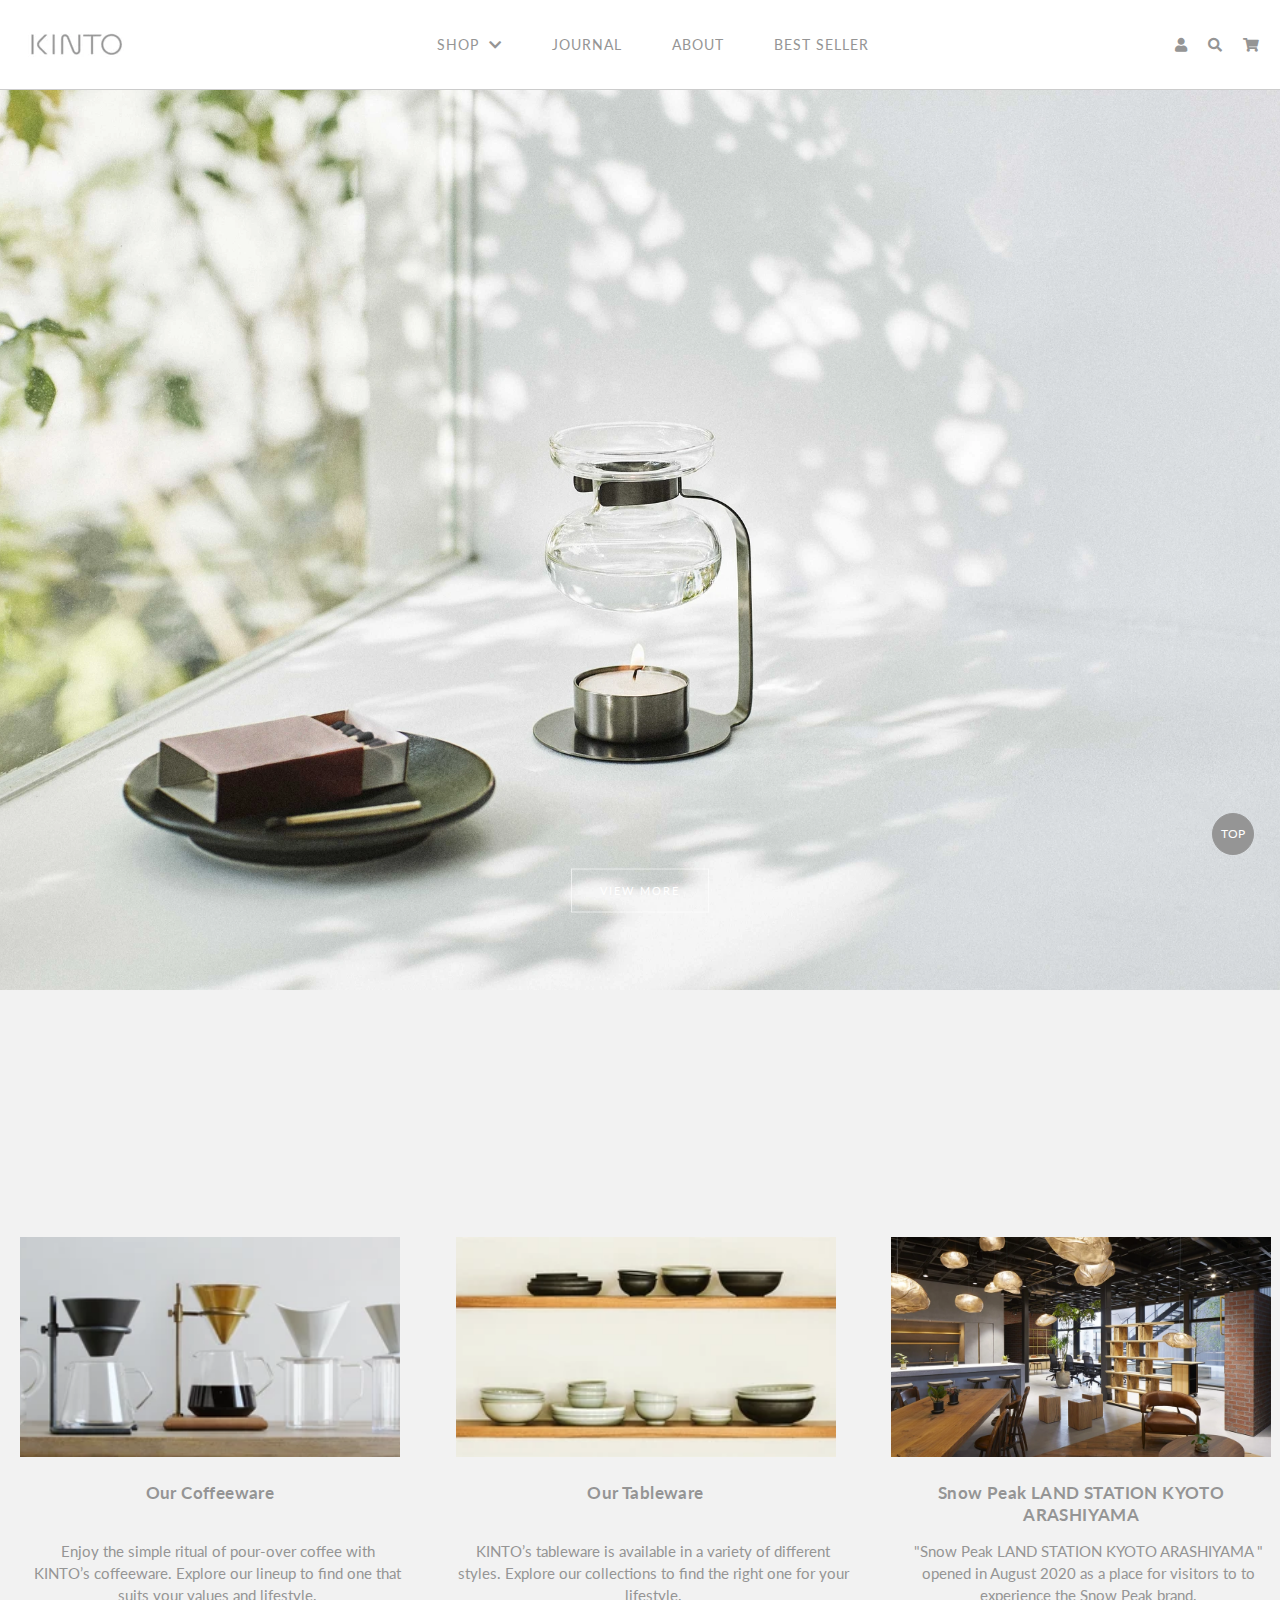
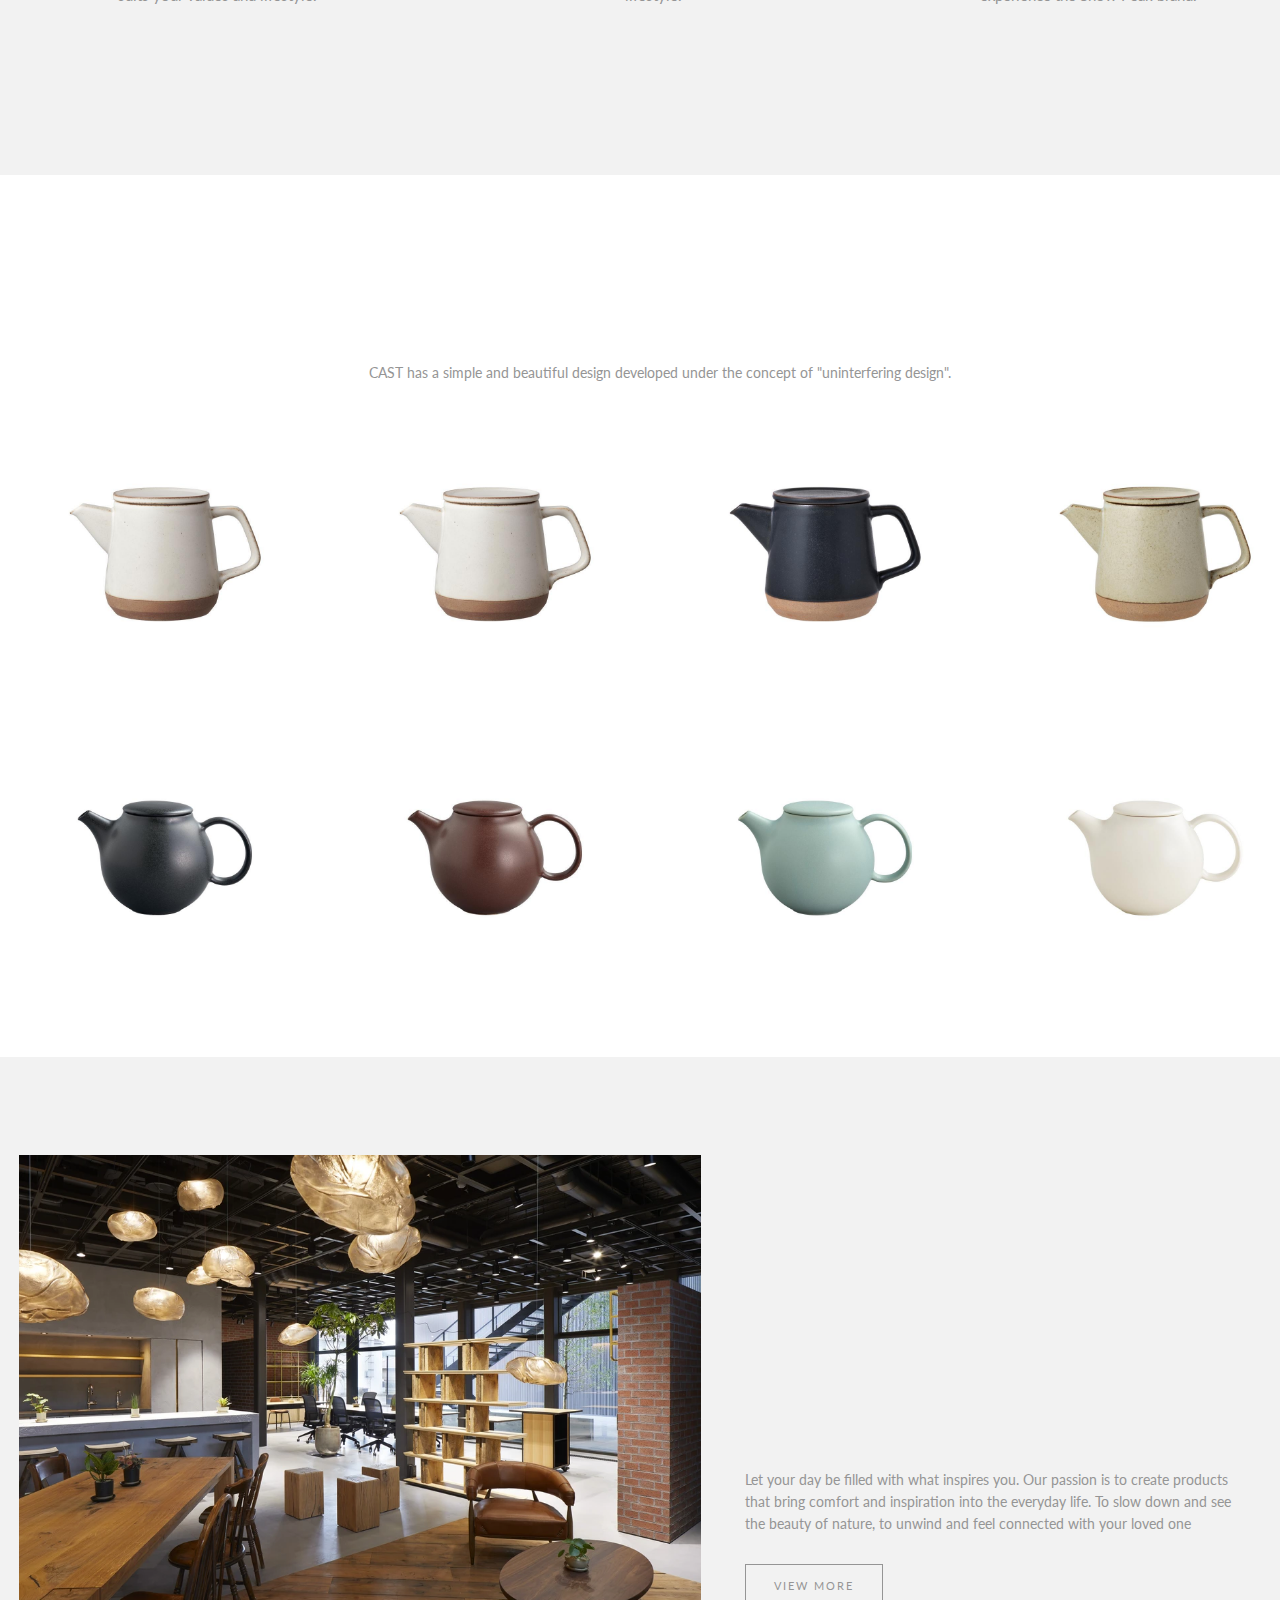
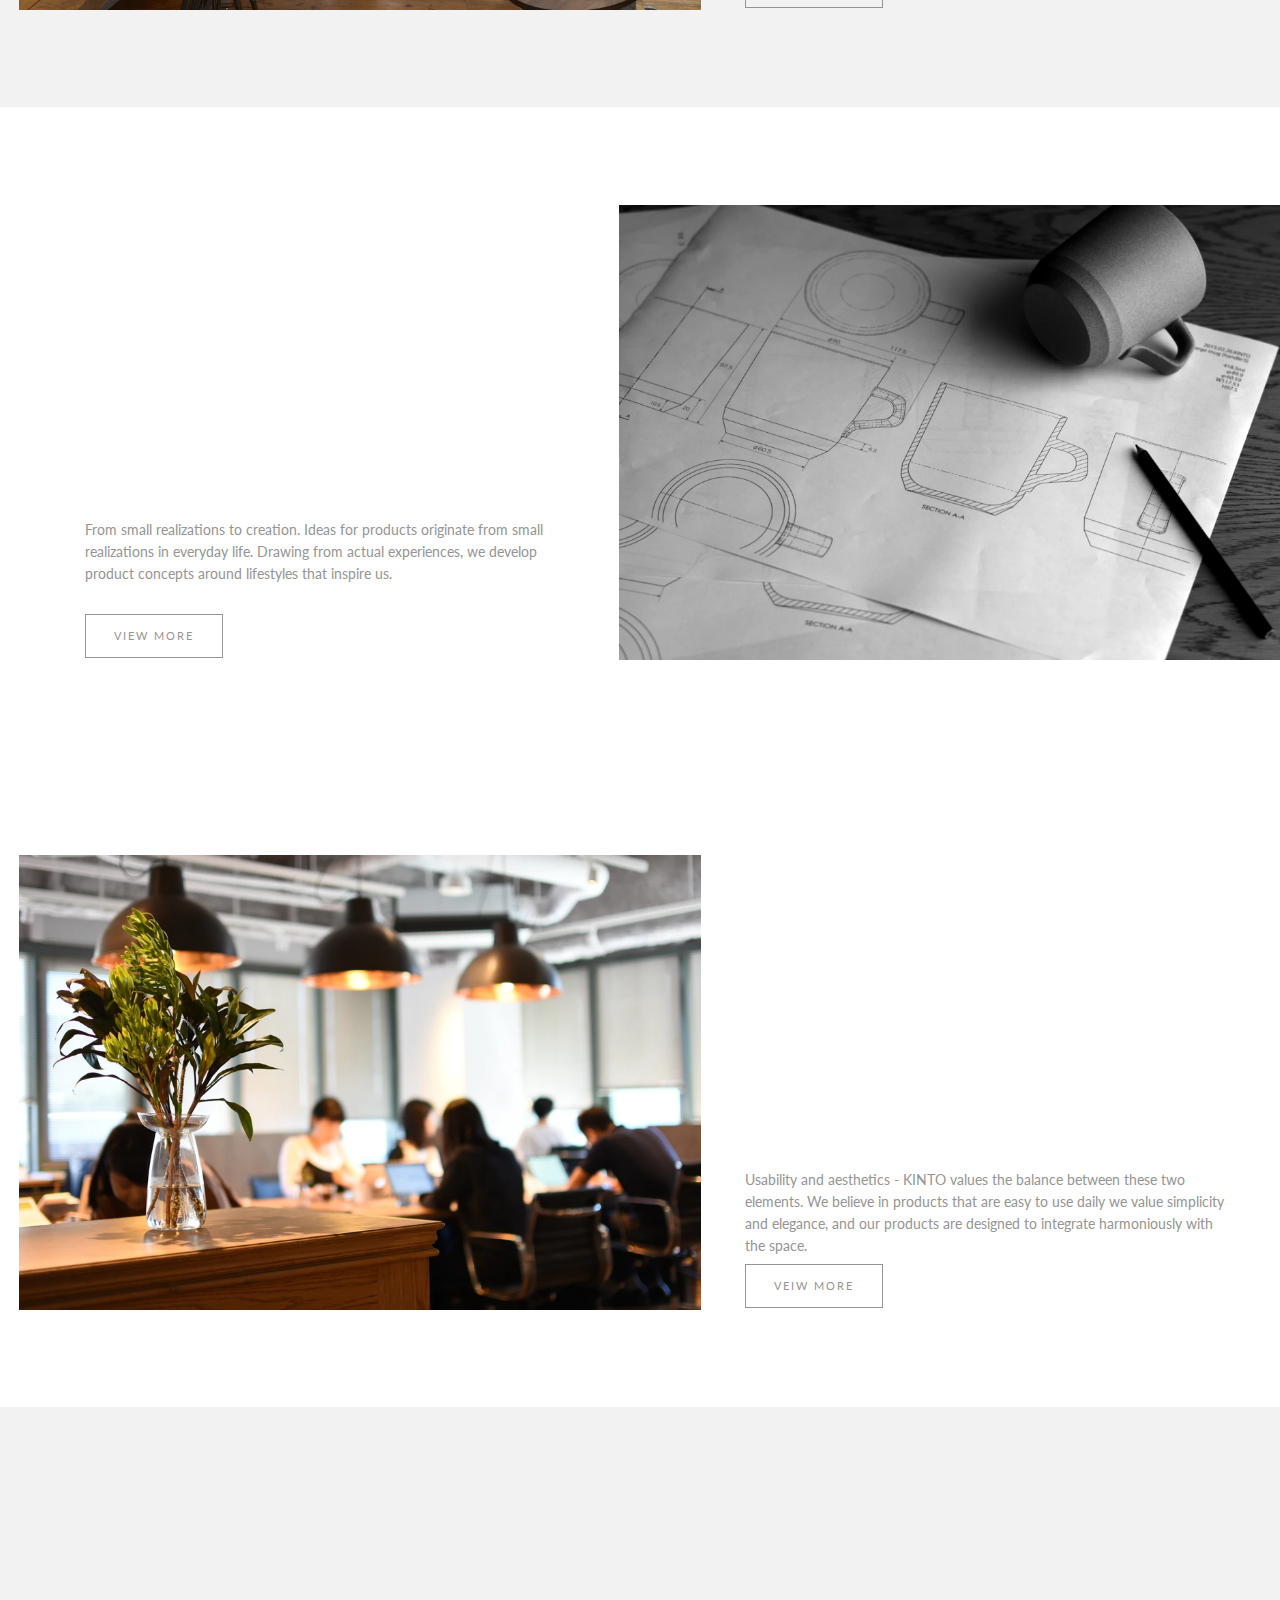
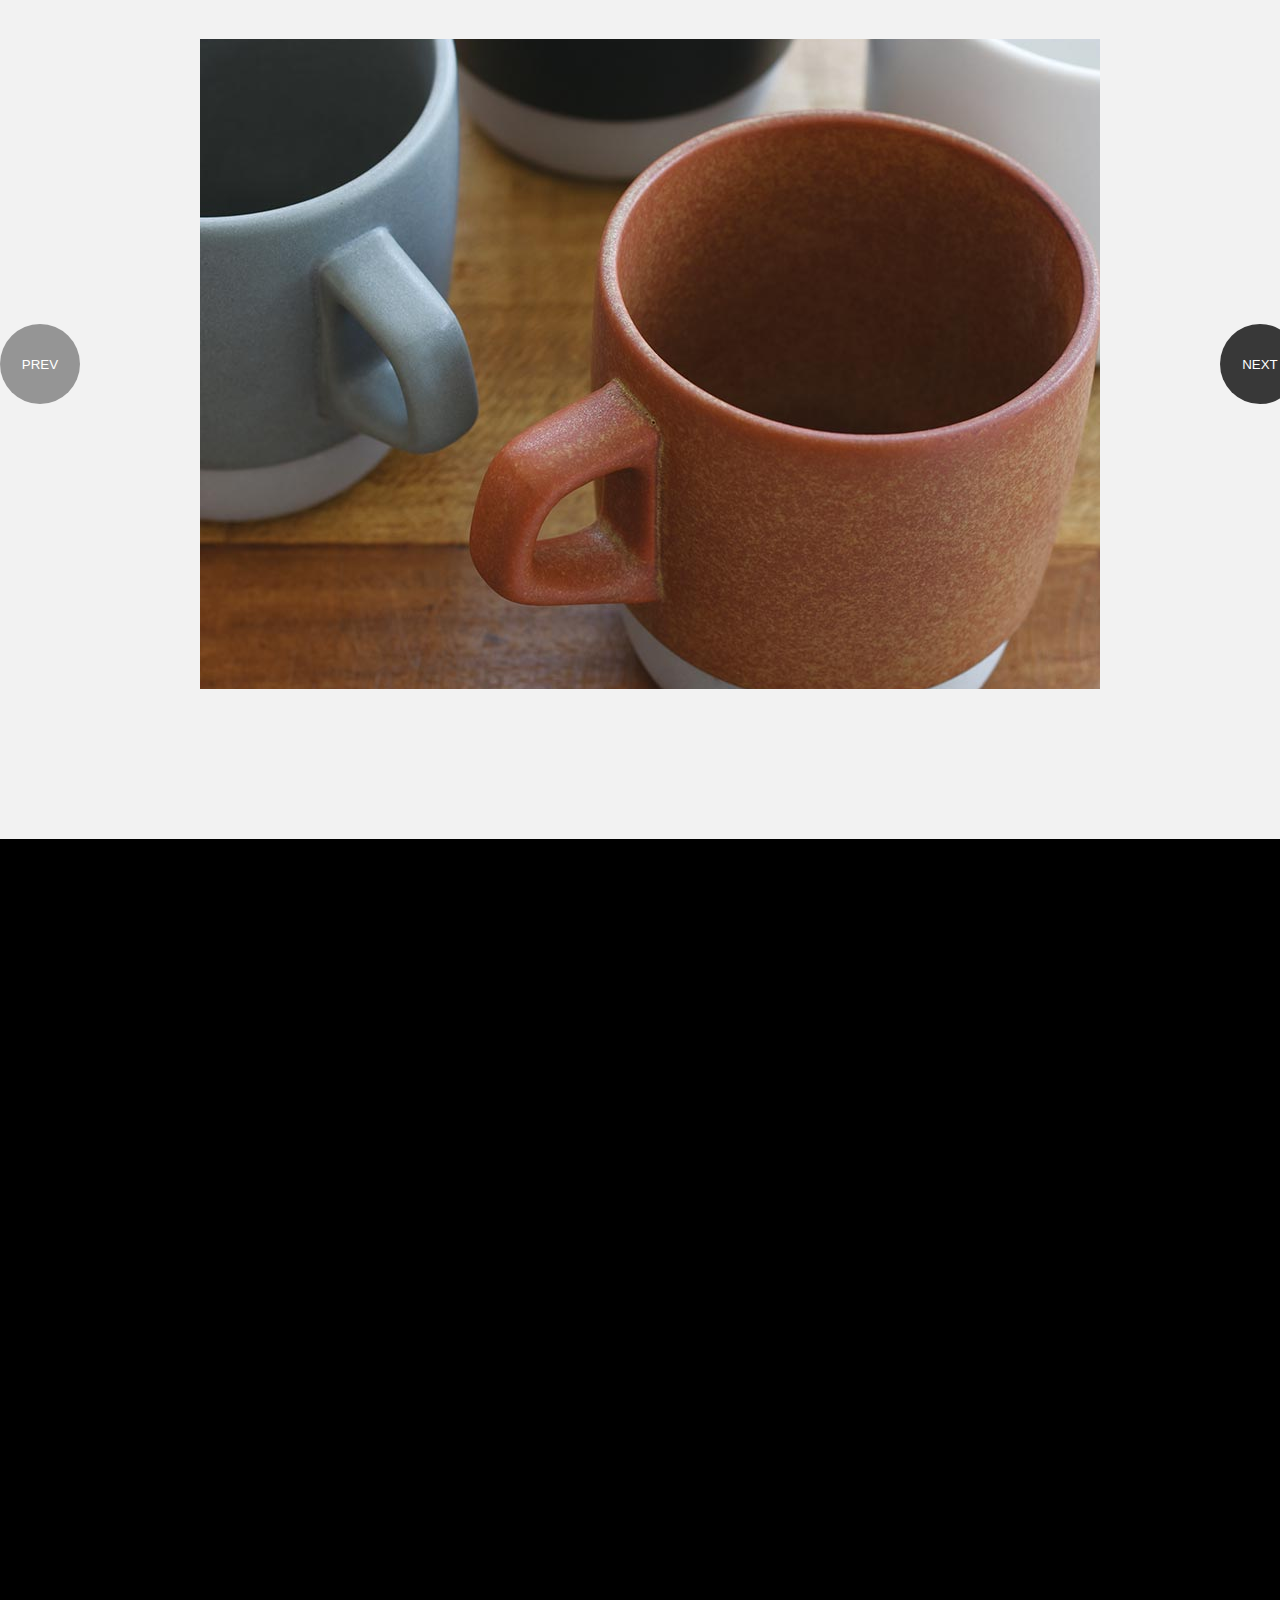
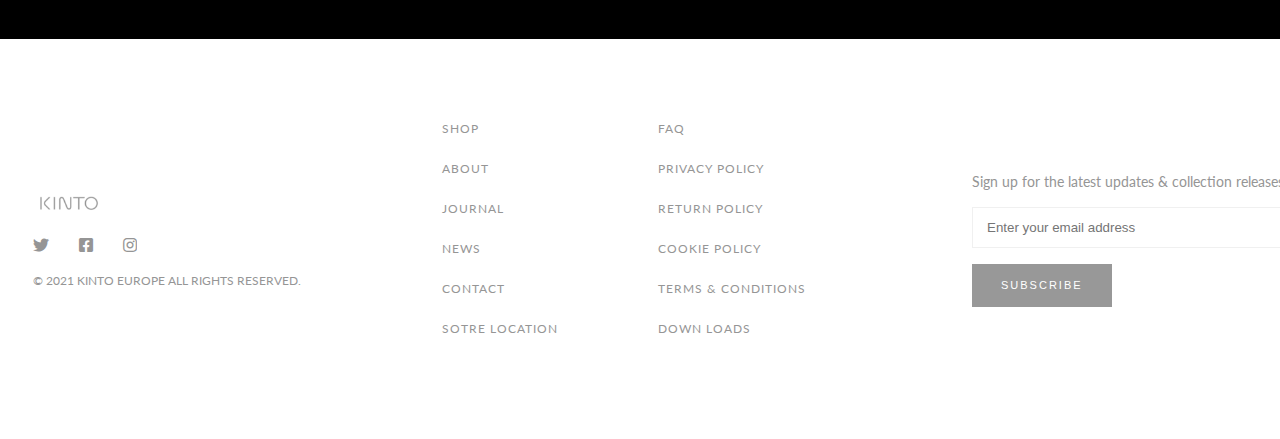
<file: index.html>
<!DOCTYPE html>
<html lang="en">
  <head>
    <meta charset="UTF-8" />
    <title>KINTO</title>
    <meta
      name="viewport"
      content="width=device-width, initial-scale=1, maximum-scale=1, minimum-scale=1, user-scalable=no"
    />
    <meta
      name="description"
      content="Valuing usability and aesthetics to create products that stand by you in your everyday life."
    />
    <link
      rel="stylesheet"
      href="https://cdnjs.cloudflare.com/ajax/libs/font-awesome/5.15.3/css/all.min.css"
    />
    <link rel="stylesheet" href="./css/initial.min.css" />
    <link rel="stylesheet" href="./css/animate.css" />
    <link rel="stylesheet" href="./css/style.css" />
    <script type="text/javascript" src="./js/jquery_3.5.1.js"></script>
    <script type="text/javascript" src="./js/main.js" defer></script>
    <script type="text/javascript" src="./js/wow.min.js"></script>
  </head>

  <body>
    <div class="top"><a href="index.html">TOP</a></div>

    <!-- wrap start-->
    <div id="wrap">
      <header id="header">
        <div class="inner">
          <div id="gnb_btn">
            <i class="fas fa-bars fa-2x"></i>
          </div>
          <div id="logo">
            <h1>
              <a href="index.html"
                ><img src="./img/logo.png" alt="main-logo"
              /></a>
            </h1>
          </div>
          <ul id="gnb">
            <!-- dropdown start -->
            <li class="dropdown">
              <a href="shop.html"
                >shop&nbsp <i class="fas fa-chevron-down"></i
              ></a>
              <div class="submenu_container">
                <ul class="submenu">
                  <li><a href="shop.html">drinkware</a></li>
                  <li><a href="shop.html">teaware</a></li>
                  <li><a href="shop.html">coffeeware</a></li>
                  <li><a href="shop.html">glasses</a></li>
                  <li><a href="shop.html">mugs & cups</a></li>
                  <li><a href="shop.html">tumbler & bottles</a></li>
                  <li><a href="shop.html">kettles</a></li>
                </ul>
                <ul class="submenu">
                  <li><a href="shop.html">tableware</a></li>
                  <li><a href="shop.html">plate</a></li>
                  <li><a href="shop.html">bowls</a></li>
                  <li><a href="shop.html">cutlery</a></li>
                </ul>
                <ul class="submenu">
                  <li><a href="shop.html">kitchenware</a></li>
                  <li><a href="shop.html">canisters</a></li>
                  <li><a href="shop.html">trays & coasters</a></li>
                  <li><a href="shop.html">cookware</a></li>
                </ul>
                <ul class="submenu">
                  <li><a href="shop.html">interior</a></li>
                  <li><a href="shop.html">flower vases</a></li>
                  <li><a href="shop.html">outdoor</a></li>
                </ul>
              </div>
            </li>
            <!-- dropdown end -->
            <li><a href="journal.html">journal</a></li>
            <li><a href="about.html">about</a></li>
            <li><a href="index.html#second">best seller</a></li>
          </ul>
          <ul id="login_menu">
            <li>
              <a href="login.html"><i class="fas fa-user"></i></a>
            </li>
            <li>
              <a href="login.html"><i class="fas fa-search"></i></a>
            </li>
            <li>
              <a href="login.html" class="cart"
                ><i class="fas fa-shopping-cart"></i>
              </a>
            </li>
          </ul>
        </div>
      </header>
      <!--header end-->
    </div>
    <!--warp end -->

    <!--mainbanner start-->
    <div id="mainbanner">
      <div class="inner">
        <div class="main_text">
          <p class="maintitle">
            <strong>AROMA OIL WARMER</strong>
          </p>
          <a href="#" class="common_btn">VIEW MORE</a>
        </div>
      </div>
    </div>
    <!--mainbanner end-->

    <!--container start-->
    <div id="container">
      <section id="first">
        <div class="inner">
          <h2 class="title_text wow fadeInDown" data-wow-offset="10">
            Kinto Journal
          </h2>
          <ul class="box_wrap">
            <li>
              <div class="items">
                <a href="journal.html"><div class="img_1"></div></a>
                <h3>Our Coffeeware</h3>
                <p>
                  Enjoy the simple ritual of pour-over coffee with<br />KINTO’s
                  coffeeware. Explore our lineup to find one that suits your
                  values and lifestyle.
                </p>
              </div>
            </li>
            <li>
              <div class="items">
                <a href="journal.html"><div class="img_2"></div></a>
                <h3>Our Tableware</h3>
                <p>
                  KINTO’s tableware is available in a variety of different
                  <br />styles. Explore our collections to find the right one
                  for your lifestyle.
                </p>
              </div>
            </li>
            <li>
              <div class="items">
                <a href="journal.html"><div class="img_3"></div></a>
                <h3>Snow Peak LAND STATION KYOTO ARASHIYAMA</h3>
                <p>
                  "Snow Peak LAND STATION KYOTO ARASHIYAMA "<br />opened in
                  August 2020 as a place for visitors to to experience the Snow
                  Peak brand.
                </p>
              </div>
            </li>
          </ul>
        </div>
      </section>
      <section id="second">
        <div class="inner">
          <h2 class="wow fadeInDown" data-wow-offset="10">Best Seller</h2>
          <div class="subtitle">
            CAST has a simple and beautiful design developed under the concept
            of "uninterfering design".
          </div>
          <div class="thumb_img_wrap">
            <ul>
              <li>
                <a href="shop.html"
                  ><img
                    src="./img/thumb_nail/thumb_nail_1.jpeg"
                    alt="tumb_nail01"
                /></a>
              </li>
              <li>
                <a href="shop.html"
                  ><img
                    src="./img/thumb_nail/thumb_nail_2.jpeg"
                    alt="tumb_nail02"
                /></a>
              </li>
              <li>
                <a href="shop.html"
                  ><img
                    src="./img/thumb_nail/thumb_nail_3.jpeg"
                    alt="tumb_nail03"
                /></a>
              </li>
              <li>
                <a href="shop.html"
                  ><img
                    src="./img/thumb_nail/thumb_nail_4.jpeg"
                    alt="tumb_nail04"
                /></a>
              </li>
            </ul>
            <ul>
              <li>
                <a href="shop.html"
                  ><img
                    src="./img/thumb_nail/thumb_nail_5.jpeg"
                    alt="tumb_nail07"
                /></a>
              </li>
              <li>
                <a href="shop.html"
                  ><img
                    src="./img/thumb_nail/thumb_nail_6.jpeg"
                    alt="tumb_nail08"
                /></a>
              </li>
              <li>
                <a href="shop.html"
                  ><img
                    src="./img/thumb_nail/thumb_nail_7.jpeg"
                    alt="tumb_nail09"
                /></a>
              </li>
              <li>
                <a href="#"
                  ><img
                    src="./img/thumb_nail/thumb_nail_8.jpeg"
                    alt="tumb_nail10"
                /></a>
              </li>
            </ul>
          </div>
        </div>
      </section>
      <section id="third">
        <div class="inner">
          <div class="box img"></div>
          <div class="box">
            <div class="text_box">
              <h2 class="wow fadeInDown" data-wow-offset="10">About</h2>
              <div class="subtitle">
                Let your day be filled with what inspires you. Our passion is to
                create products that bring comfort and inspiration into the
                everyday life. To slow down and see the beauty of nature, to
                unwind and feel connected with your loved one
              </div>
              <a href="about.html" class="common_btn">VIEW MORE</a>
            </div>
          </div>
        </div>
      </section>
      <section id="fourth">
        <div class="inner">
          <div class="box">
            <div class="text_box">
              <h2 class="wow fadeInDown" data-wow-offset="10">Products</h2>
              <div class="subtitle">
                From small realizations to creation. Ideas for products
                originate from small realizations in everyday life. Drawing from
                actual experiences, we develop product concepts around
                lifestyles that inspire us.
              </div>
              <a href="about.html" class="common_btn">VIEW MORE</a>
            </div>
          </div>
          <div class="box img"></div>
        </div>
      </section>
      <section>
        <div class="inner">
          <div class="box img"></div>
          <div class="box">
            <div class="text_box">
              <h2 class="wow fadeInDown" data-wow-offset="10">Values</h2>
              <div class="subtitle">
                Usability and aesthetics - KINTO values the balance between
                these two elements. We believe in products that are easy to use
                daily we value simplicity and elegance, and our products are
                designed to integrate harmoniously with the space.
              </div>
              <a href="about.html" class="common_btn">VEIW MORE</a>
            </div>
          </div>
        </div>
      </section>

      <!--slider gallery-->

      <section id="fifth">
        <h2 class="wow fadeInDown" data-wow-offset="10">Kinto Gallery</h2>
        <div class="album_container">
          <div class="album">
            <div class="images">
              <div class="img_1"></div>
              <div class="img_2"></div>
              <div class="img_3"></div>
              <div class="img_4"></div>
              <div class="img_5"></div>
              <div class="img_6"></div>
              <div class="img_7"></div>
              <div class="img_8"></div>
            </div>
          </div>
          <button class="slider_btn prev">PREV</button>
          <button class="slider_btn next">NEXT</button>
        </div>
      </section>
    </div>

    <!--container end-->

    <!--video area start-->
    <div id="player_container">
      <div id="player"></div>
    </div>
    <!--video end-->

    <!--footer start-->
    <footer id="footer">
      <div class="inner">
        <div class="f_left">
          <div class="f_box logo">
            <a href="index.html"
              ><img src="./img/f_logo.png" alt="footer_logo"
            /></a>
          </div>
          <ul>
            <li>
              <a href="#"><i class="fab fa-twitter"></i></a>
            </li>
            <li>
              <a href="#"><i class="fab fa-facebook-square"></i></a>
            </li>
            <li>
              <a href="#"><i class="fab fa-instagram"></i></a>
            </li>
          </ul>
          <div class="copyright">
            <p>© 2021 KINTO EUROPE ALL RIGHTS RESERVED.</p>
          </div>
        </div>
        <div class="f_box">
          <div class="f_center">
            <ul>
              <li><a href="#">SHOP</a></li>
              <li><a href="#">ABOUT</a></li>
              <li><a href="#">JOURNAL</a></li>
              <li><a href="#">NEWS</a></li>
              <li><a href="#">CONTACT</a></li>
              <li><a href="#">SOTRE LOCATION</a></li>
            </ul>
          </div>
          <ul>
            <li><a href="#">FAQ</a></li>
            <li><a href="#">PRIVACY POLICY</a></li>
            <li><a href="#">RETURN POLICY</a></li>
            <li><a href="#">COOKIE POLICY</a></li>
            <li><a href="#">TERMS & CONDITIONS</a></li>
            <li><a href="#">DOWN LOADS</a></li>
          </ul>
        </div>
        <div class="f_right">
          <p>Sign up for the latest updates & collection releases.</p>
          <form action="email_form">
            <input
              type="email"
              name="email"
              class="form_input"
              placeholder="Enter your email address"
            /><br />
            <input
              type="button"
              class="form_submit"
              value="SUBSCRIBE"
              onclick="alert('Thank you for submit your address.')"
            />
          </form>
        </div>
      </div>
    </footer>
    <!--footer end-->
  </body>
</html>
</file>
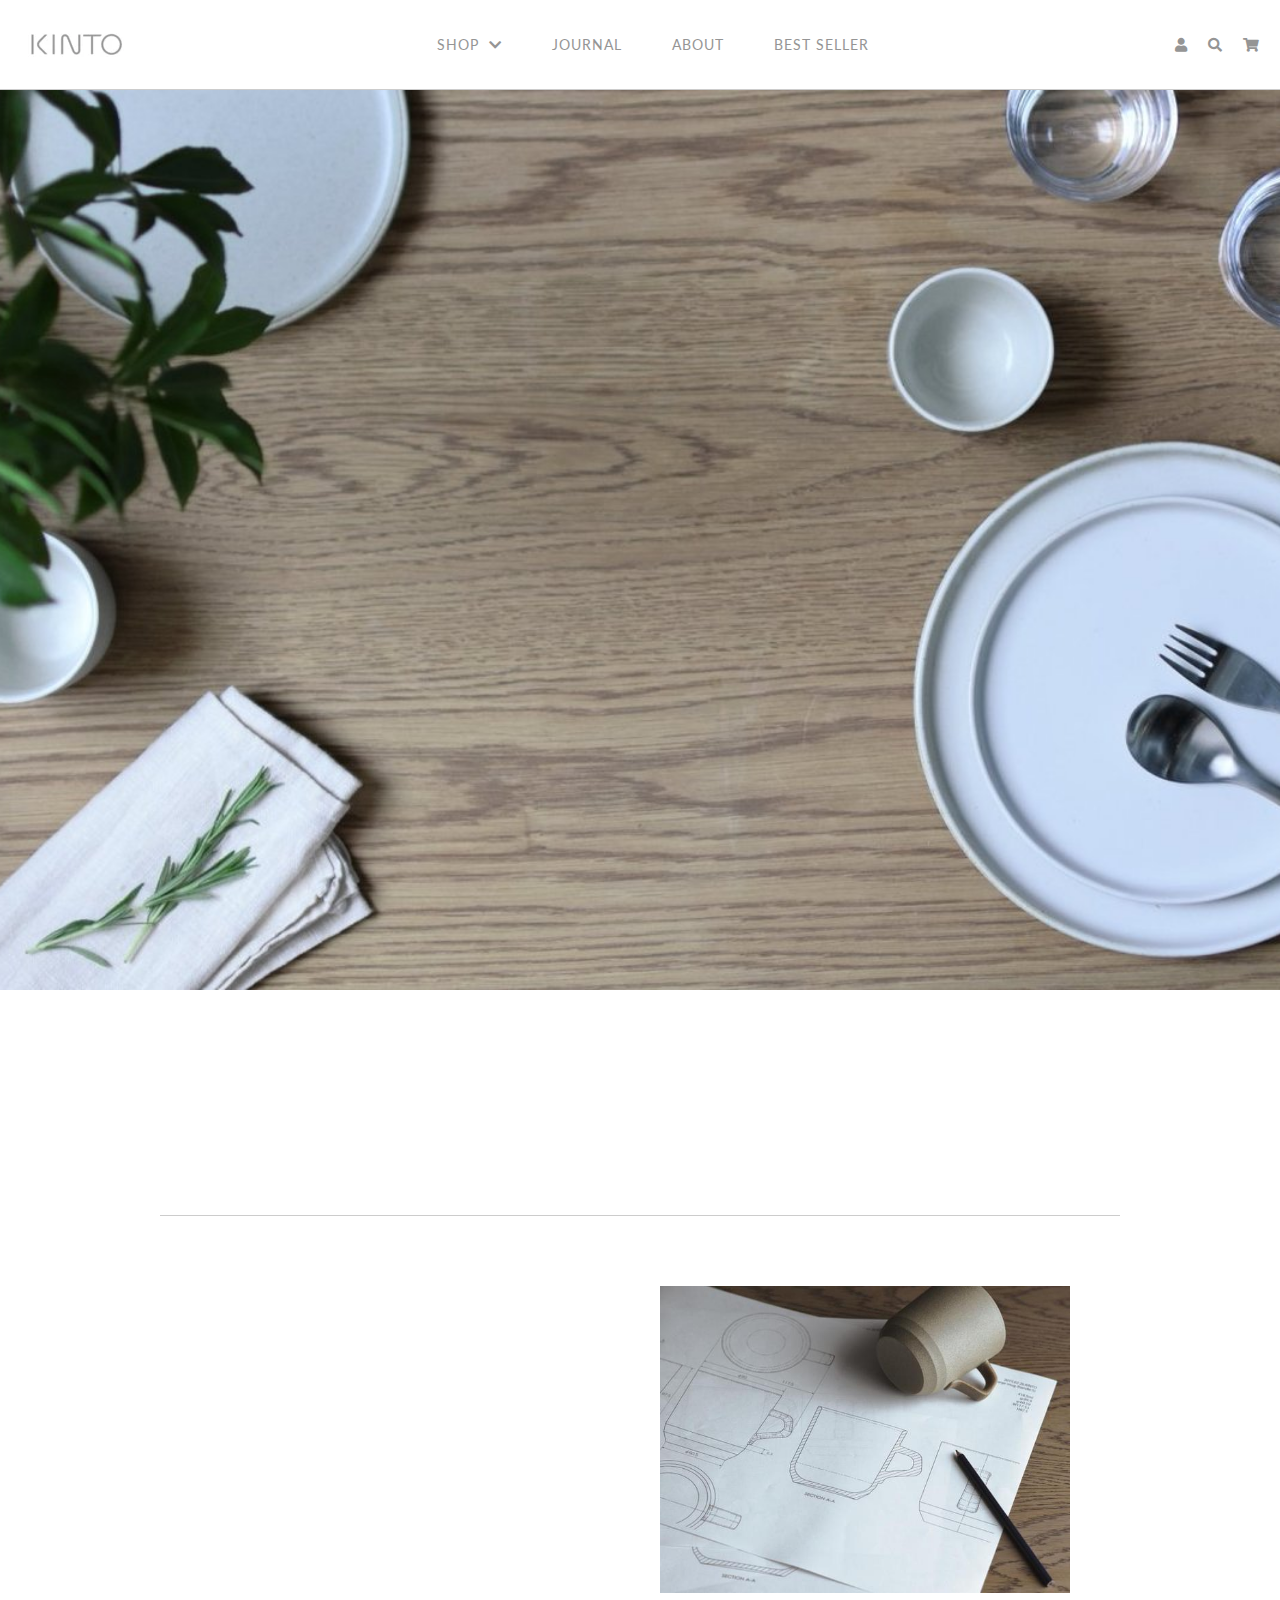
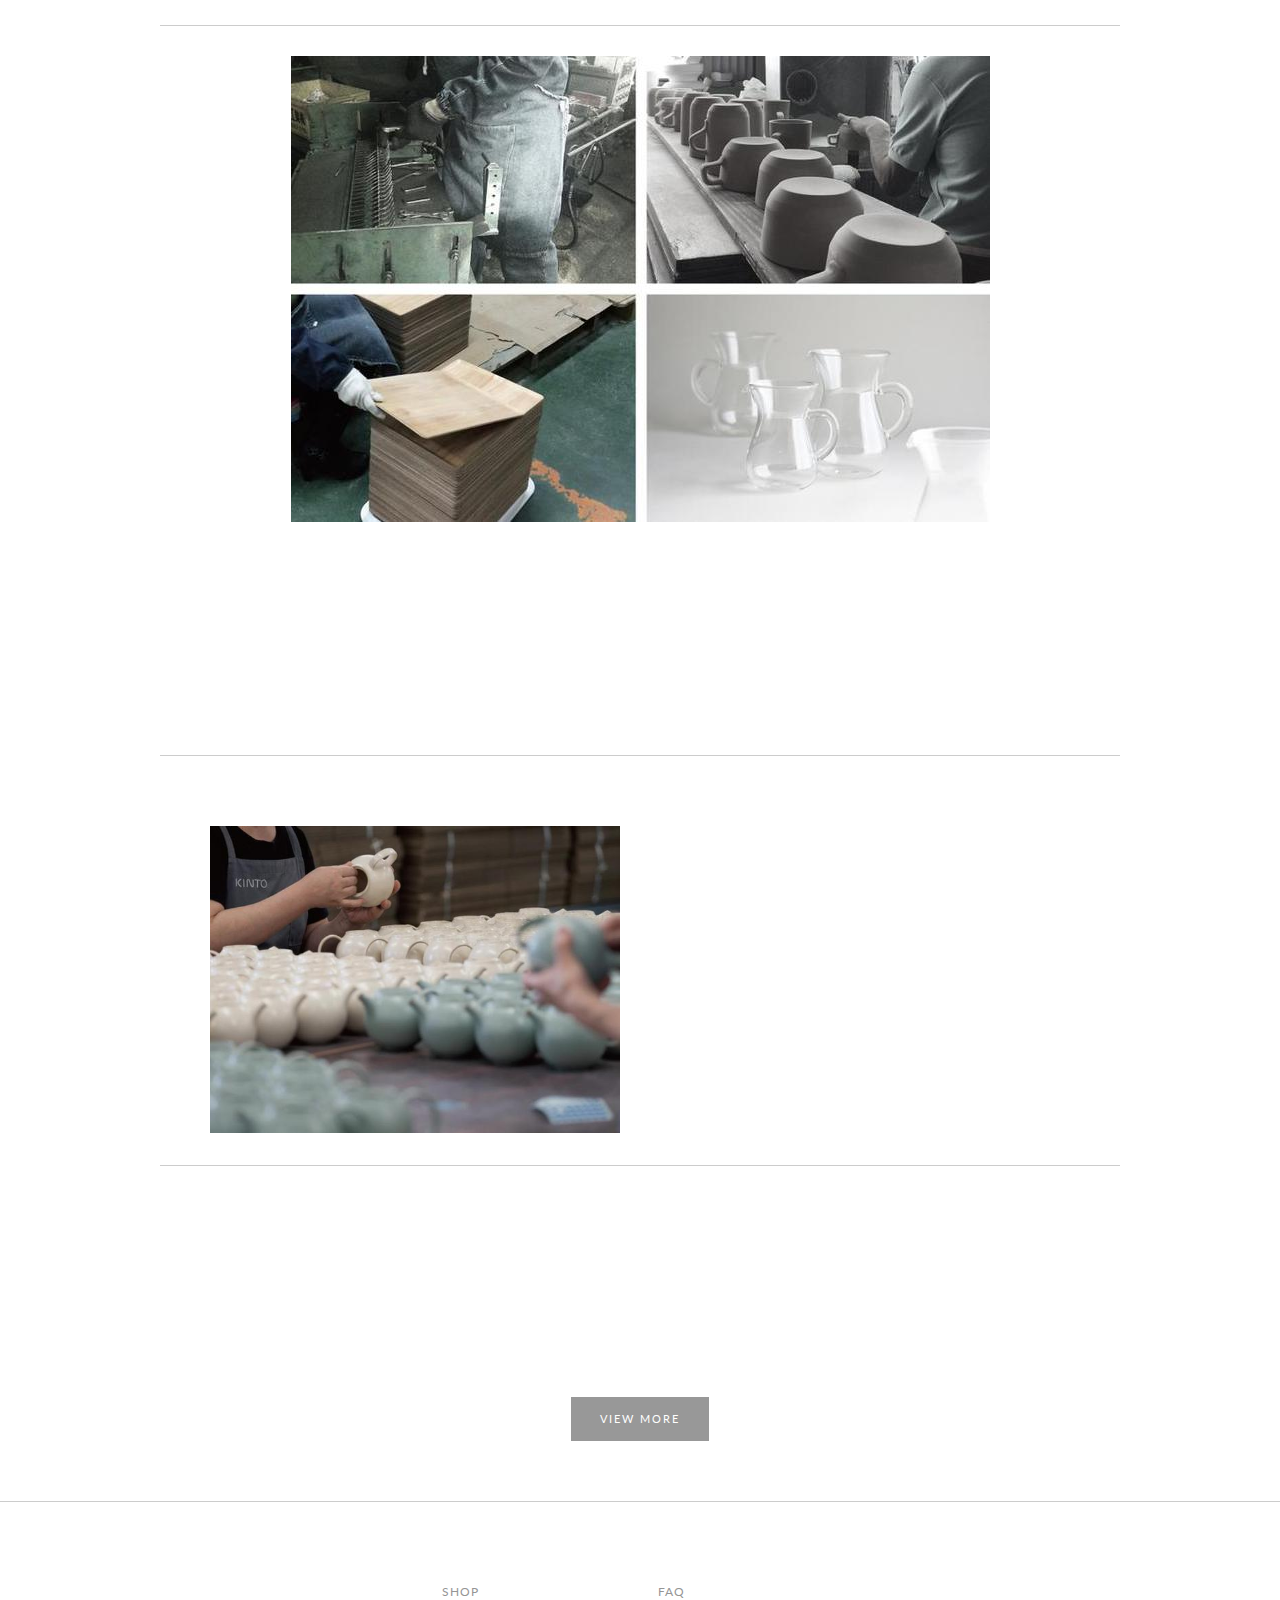
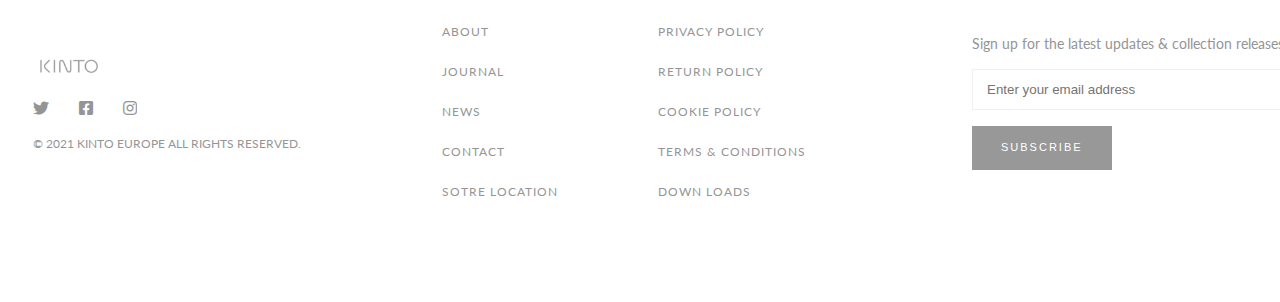
<file: about.html>
<!DOCTYPE html>
<html lang="en">
  <head>
    <meta charset="UTF-8" />
    <title>KINTO</title>
    <meta
      name="viewport"
      content="width=device-width, initial-scale=1, maximum-scale=1, minimum-scale=1, user-scalable=no"
    />
    <meta
      name="description"
      content="Valuing usability and aesthetics to create products that stand by you in your everyday life."
    />
    <link
      rel="stylesheet"
      href="https://cdnjs.cloudflare.com/ajax/libs/font-awesome/5.15.3/css/all.min.css"
    />
    <link rel="stylesheet" href="./css/initial.min.css" />
    <link rel="stylesheet" href="./css/animate.css" />
    <link rel="stylesheet" href="./css/style.css" />
    <script type="text/javascript" src="./js/jquery_3.5.1.js"></script>
    <script type="text/javascript" src="./js/main.js" defer></script>
    <script type="text/javascript" src="./js/wow.min.js"></script>
    <script type="text/javascript" src="./js/timeline_tab.js"></script>
  </head>

  <body>
    <!-- wrap start-->
    <div id="wrap">
      <header id="header">
        <div class="inner">
          <div id="gnb_btn">
            <i class="fas fa-bars fa-2x"></i>
          </div>
          <div id="logo">
            <h1>
              <a href="index.html"
                ><img src="./img/logo.png" alt="main-logo"
              /></a>
            </h1>
          </div>
          <ul id="gnb">
            <!-- dropdown start -->
            <li class="dropdown">
              <a href="shop.html"
                >shop&nbsp <i class="fas fa-chevron-down"></i
              ></a>
              <div class="submenu_container">
                <ul class="submenu">
                  <li><a href="shop.html">drinkware</a></li>
                  <li><a href="shop.html">teaware</a></li>
                  <li><a href="shop.html">coffeeware</a></li>
                  <li><a href="shop.html">glasses</a></li>
                  <li><a href="shop.html">mugs & cups</a></li>
                  <li><a href="shop.html">tumbler & bottles</a></li>
                  <li><a href="shop.html">kettles</a></li>
                </ul>
                <ul class="submenu">
                  <li><a href="shop.html">tableware</a></li>
                  <li><a href="shop.html">plate</a></li>
                  <li><a href="shop.html">bowls</a></li>
                  <li><a href="shop.html">cutlery</a></li>
                </ul>
                <ul class="submenu">
                  <li><a href="shop.html">kitchenware</a></li>
                  <li><a href="shop.html">canisters</a></li>
                  <li><a href="shop.html">trays & coasters</a></li>
                  <li><a href="shop.html">cookware</a></li>
                </ul>
                <ul class="submenu">
                  <li><a href="shop.html">interior</a></li>
                  <li><a href="shop.html">flower vases</a></li>
                  <li><a href="shop.html">outdoor</a></li>
                </ul>
              </div>
            </li>
            <!-- dropdown end -->
            <li><a href="journal.html">journal</a></li>
            <li><a href="about.html">about</a></li>
            <li><a href="index.html#second">best seller</a></li>
          </ul>
          <ul id="login_menu">
            <li>
              <a href="login.html"><i class="fas fa-user"></i></a>
            </li>
            <li>
              <a href="login.html"><i class="fas fa-search"></i></a>
            </li>
            <li>
              <a href="login.html" class="cart"
                ><i class="fas fa-shopping-cart"></i>
              </a>
            </li>
          </ul>
        </div>
      </header>
      <!--header end-->
    </div>
    <!--warp end -->

    <div id="mainbanner" class="widget">
      <div class="inner">
        <div class="main_text">
          <p class="maintitle">
            <strong>Let your day be filled with what<br />inspires you.</strong>
          </p>
        </div>
      </div>
    </div>

    <!--about_template start -->
    <section id="about_template">
      <div class="about_block">
        <div class="about_template_text wow fadeInDown" data-wow-offset="10">
          <h2 class="about_template_maintitle">1. The beginning</h2>
          <p class="about_template_text">
            Ideas for products originate from small realizations in everyday
            life. At KINTO, we are passionate about discovering moments and
            places that brings us joy and comfort. Drawing from personal
            experience, we think about the lifestyle we wish to convey through
            different forms, materials, and textures.
          </p>
        </div>
      </div>

      <div class="about_block img_section">
        <div class="about_template_text wow fadeInDown" data-wow-offset="10">
          <h2 class="about_template_maintitle">2. Giving shape to an idea</h2>
          <p class="about_template_text">
            To give shape to a product idea, the in-house team works on
            determining the design elements. Sometimes, we also collaborate with
            outside product designers. The final product is a result of many
            trials and experiments, which we hope will bring a pleasant
            experience to people that use it.
          </p>
        </div>
        <div class="about_template_img">
          <img src="./img/about/about_step_1.jpg" alt="about section img" />
        </div>
      </div>

      <div class="about_block img_container_section">
        <img src="./img/about/about_step_2.jpg" alt="" />
      </div>

      <div class="about_block">
        <div class="about_template_text wow fadeInDown" data-wow-offset="10">
          <h2 class="about_template_maintitle">3. High quality materials</h2>
          <p class="about_template_text">
            We take a lot of time to study materials and textures. One of the
            uniqueness of KINTO products is the integration of different
            materials such as glass, porcelain, stainless steel, and wood. This
            is made possible by our strong partnership with suppliers and
            craftsmen in Japan and overseas, and the depth of experience,
            knowledge, and skills that we share.
          </p>
        </div>
      </div>

      <div class="about_block img_section">
        <div class="about_template_img">
          <img src="./img/about/about_step_3.jpg" alt="about section img" />
        </div>
        <div
          class="about_template_text right wow fadeInDown"
          data-wow-offset="10"
        >
          <h2 class="about_template_maintitle">4. Care and quality</h2>
          <p class="about_template_text">
            Final products arrive at the KINTO Logistics Center, where they are
            inspected, picked and packed to be delivered to our customers.
          </p>
        </div>
      </div>

      <div class="about_block">
        <div class="about_template_text wow fadeInDown" data-wow-offset="10">
          <h2 class="about_template_maintitle">History</h2>
          <p class="about_template_text">
            Established in 1972, KINTO started out as a wholesaler of tableware
            in Shiga, Japan. We eventually began developing our own line of
            products, with a passion to create products that bring comfort and
            inspiration into the everyday life. Since 2010, our products have
            been exported worldwide. Subsidiaries have been established in
            Europe in 2016, and in USA in 2019. Ranging from tableware,
            drinkware, to interior accessories, we work to deliver products that
            inspire and give fulfillment with every touch and use.
          </p>
        </div>
        <a href="#" class="common_btn">VIEW MORE</a>
      </div>
    </section>
    <!--about_template end -->

    <!--footer start-->
    <footer id="footer">
      <div class="inner">
        <div class="f_left">
          <div class="f_box logo">
            <a href="index.html"
              ><img src="./img/f_logo.png" alt="footer_logo"
            /></a>
          </div>
          <ul>
            <li>
              <a href="#"><i class="fab fa-twitter"></i></a>
            </li>
            <li>
              <a href="#"><i class="fab fa-facebook-square"></i></a>
            </li>
            <li>
              <a href="#"><i class="fab fa-instagram"></i></a>
            </li>
          </ul>
          <div class="copyright">
            <p>© 2021 KINTO EUROPE ALL RIGHTS RESERVED.</p>
          </div>
        </div>
        <div class="f_box">
          <div class="f_center">
            <ul>
              <li><a href="#">SHOP</a></li>
              <li><a href="#">ABOUT</a></li>
              <li><a href="#">JOURNAL</a></li>
              <li><a href="#">NEWS</a></li>
              <li><a href="#">CONTACT</a></li>
              <li><a href="#">SOTRE LOCATION</a></li>
            </ul>
          </div>
          <ul>
            <li><a href="#">FAQ</a></li>
            <li><a href="#">PRIVACY POLICY</a></li>
            <li><a href="#">RETURN POLICY</a></li>
            <li><a href="#">COOKIE POLICY</a></li>
            <li><a href="#">TERMS & CONDITIONS</a></li>
            <li><a href="#">DOWN LOADS</a></li>
          </ul>
        </div>
        <div class="f_right">
          <p>Sign up for the latest updates & collection releases.</p>
          <form action="email_form">
            <input
              type="email"
              name="email"
              class="form_input"
              placeholder="Enter your email address"
            /><br />
            <input
              type="button"
              class="form_submit"
              value="SUBSCRIBE"
              onclick="alert('Thank you for submit your address.')"
            />
          </form>
        </div>
      </div>
    </footer>
    <!--footer end-->
  </body>
</html>
</file>
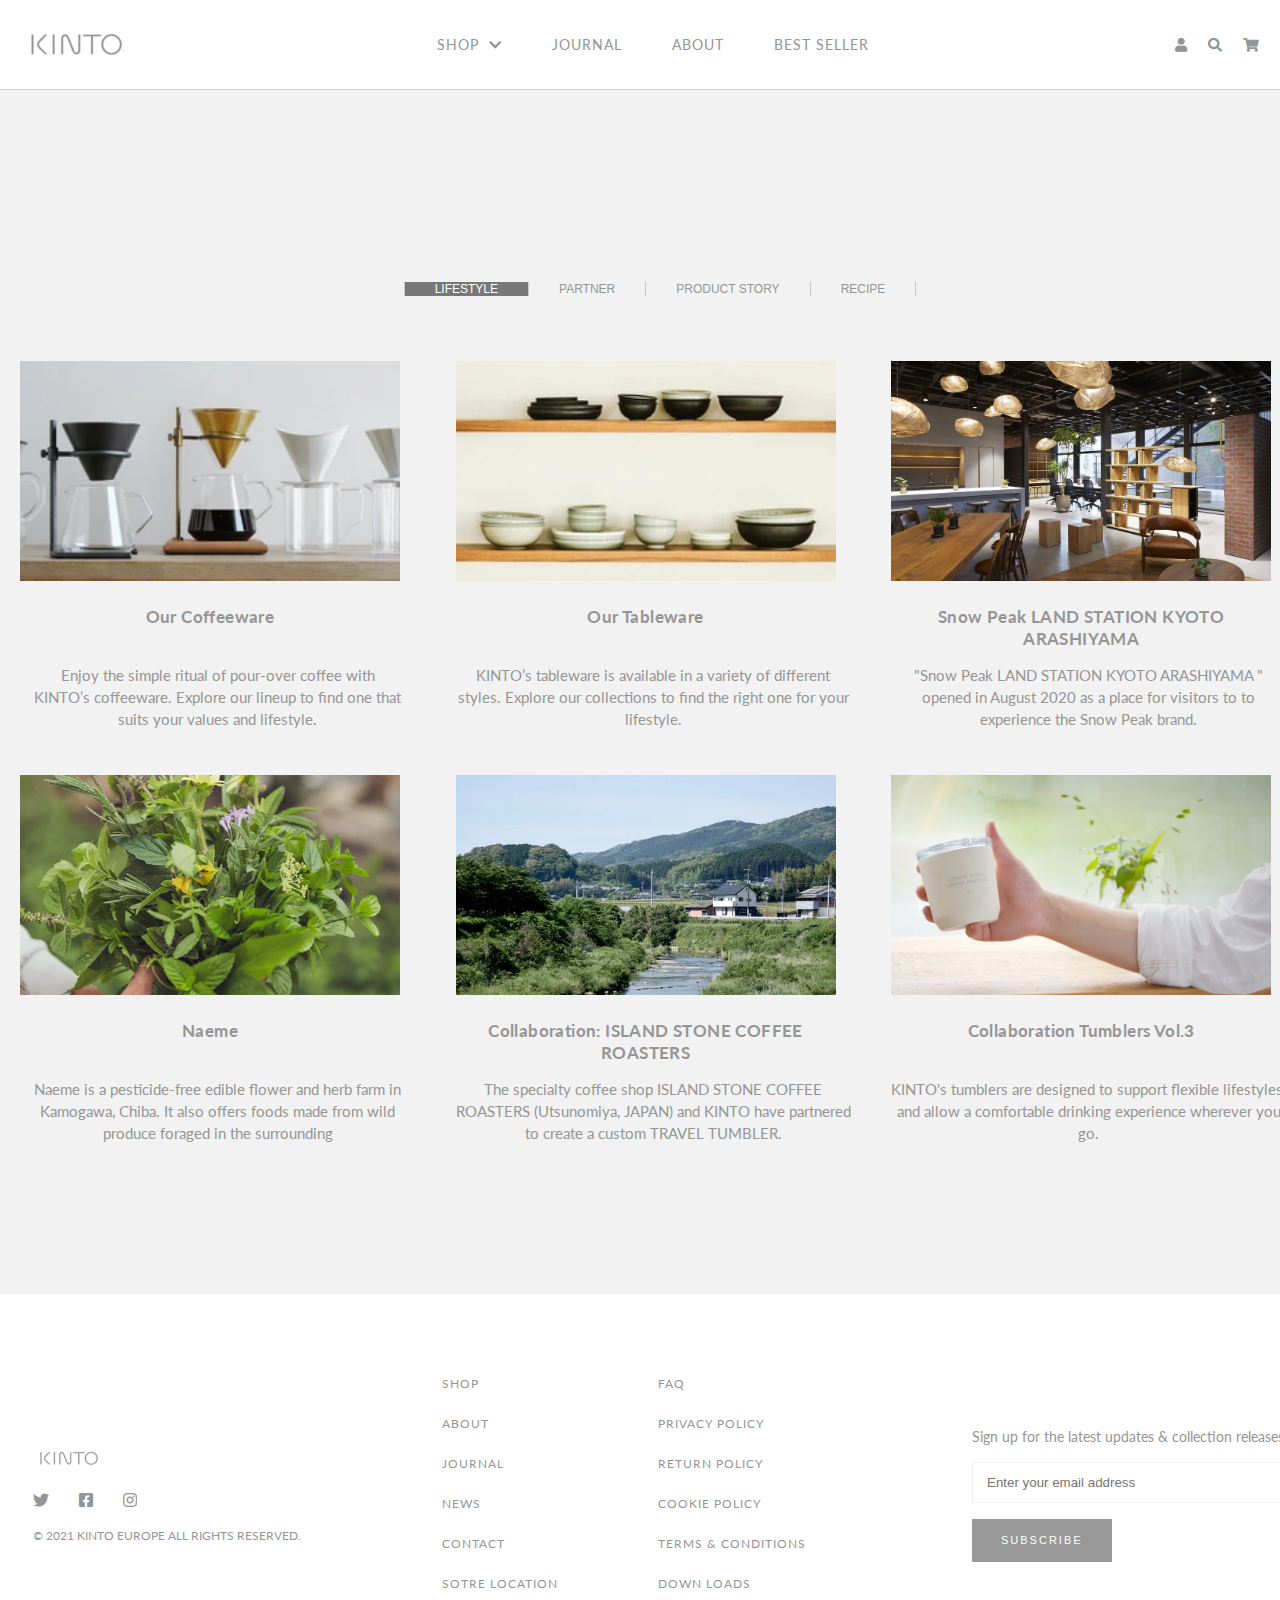
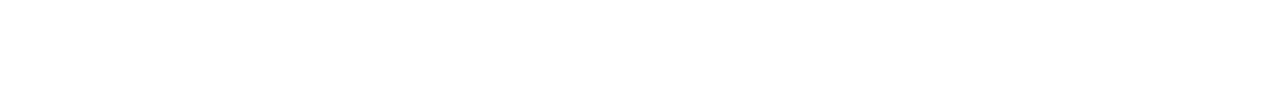
<file: journal.html>
<!DOCTYPE html>
<html lang="en">
  <head>
    <meta charset="UTF-8" />
    <title>KINTO</title>
    <meta
      name="viewport"
      content="width=device-width, initial-scale=1, maximum-scale=1, minimum-scale=1, user-scalable=no"
    />
    <meta
      name="description"
      content="Valuing usability and aesthetics to create products that stand by you in your everyday life."
    />
    <link
      rel="stylesheet"
      href="https://cdnjs.cloudflare.com/ajax/libs/font-awesome/5.15.3/css/all.min.css"
    />
    <link rel="stylesheet" href="./css/initial.min.css" />
    <link rel="stylesheet" href="./css/animate.css" />
    <link rel="stylesheet" href="./css/style.css" />
    <script type="text/javascript" src="./js/jquery_3.5.1.js"></script>
    <script type="text/javascript" src="./js/timeline_tab.js"></script>
    <script type="text/javascript" src="./js/main.js" defer></script>
    <script type="text/javascript" src="./js/wow.min.js"></script>
  </head>

  <body>
    <!-- wrap start-->
    <div id="wrap">
      <header id="header">
        <div class="inner">
          <div id="gnb_btn">
            <i class="fas fa-bars fa-2x"></i>
          </div>
          <div id="logo">
            <h1>
              <a href="index.html"
                ><img src="./img/logo.png" alt="main-logo"
              /></a>
            </h1>
          </div>
          <ul id="gnb">
            <!-- dropdown start -->
            <li class="dropdown">
              <a href="shop.html"
                >shop&nbsp <i class="fas fa-chevron-down"></i
              ></a>
              <div class="submenu_container">
                <ul class="submenu">
                  <li><a href="shop.html">drinkware</a></li>
                  <li><a href="shop.html">teaware</a></li>
                  <li><a href="shop.html">coffeeware</a></li>
                  <li><a href="shop.html">glasses</a></li>
                  <li><a href="shop.html">mugs & cups</a></li>
                  <li><a href="shop.html">tumbler & bottles</a></li>
                  <li><a href="shop.html">kettles</a></li>
                </ul>
                <ul class="submenu">
                  <li><a href="shop.html">tableware</a></li>
                  <li><a href="shop.html">plate</a></li>
                  <li><a href="shop.html">bowls</a></li>
                  <li><a href="shop.html">cutlery</a></li>
                </ul>
                <ul class="submenu">
                  <li><a href="shop.html">kitchenware</a></li>
                  <li><a href="shop.html">canisters</a></li>
                  <li><a href="shop.html">trays & coasters</a></li>
                  <li><a href="shop.html">cookware</a></li>
                </ul>
                <ul class="submenu">
                  <li><a href="shop.html">interior</a></li>
                  <li><a href="shop.html">flower vases</a></li>
                  <li><a href="shop.html">outdoor</a></li>
                </ul>
              </div>
            </li>
            <!-- dropdown end -->
            <li><a href="journal.html">journal</a></li>
            <li><a href="about.html">about</a></li>
            <li><a href="index.html#second">best seller</a></li>
          </ul>
          <ul id="login_menu">
            <li>
              <a href="login.html"><i class="fas fa-user"></i></a>
            </li>
            <li>
              <a href="login.html"><i class="fas fa-search"></i></a>
            </li>
            <li>
              <a href="login.html" class="cart"
                ><i class="fas fa-shopping-cart"></i>
              </a>
            </li>
          </ul>
        </div>
      </header>
      <!--header end-->
    </div>
    <!--warp end -->

    <div id="container">
      <section id="btn_tab">
        <div class="inner">
          <h2 class="title_text">Kinto Journal</h2>

          <div class="timeline_btn">
            <button type="button" name="button" class="active">
              lifestyle
            </button>
            <button type="button" name="button">partner</button>
            <button type="button" name="button">product story</button>
            <button type="button" name="button">recipe</button>
          </div>

          <div class="box_wrap_container active">
            <ul class="box_wrap">
              <li>
                <div class="items">
                  <a href="#"><div class="item_1"></div></a>
                  <h3>Our Coffeeware</h3>
                  <p>
                    Enjoy the simple ritual of pour-over coffee with<br />KINTO’s
                    coffeeware. Explore our lineup to find one that suits your
                    values and lifestyle.
                  </p>
                </div>
              </li>
              <li>
                <div class="items">
                  <a href="#"><div class="item_2"></div></a>
                  <h3>Our Tableware</h3>
                  <p>
                    KINTO’s tableware is available in a variety of different
                    <br />styles. Explore our collections to find the right one
                    for your lifestyle.
                  </p>
                </div>
              </li>
              <li>
                <div class="items">
                  <a href="#"><div class="item_3"></div></a>
                  <h3>Snow Peak LAND STATION KYOTO ARASHIYAMA</h3>
                  <p>
                    "Snow Peak LAND STATION KYOTO ARASHIYAMA "<br />opened in
                    August 2020 as a place for visitors to to experience the
                    Snow Peak brand.
                  </p>
                </div>
              </li>
            </ul>
            <ul class="box_wrap">
              <li>
                <div class="items">
                  <a href="#"><div class="item_4"></div></a>
                  <h3>Naeme</h3>
                  <p>
                    Naeme is a pesticide-free edible flower and herb farm in
                    Kamogawa, Chiba. It also offers foods made from wild produce
                    foraged in the surrounding
                  </p>
                </div>
              </li>
              <li>
                <div class="items">
                  <a href="#"><div class="item_5"></div></a>
                  <h3>Collaboration: ISLAND STONE COFFEE ROASTERS</h3>
                  <p>
                    The specialty coffee shop ISLAND STONE COFFEE ROASTERS
                    (Utsunomiya, JAPAN) and KINTO have partnered to create a
                    custom TRAVEL TUMBLER.
                  </p>
                </div>
              </li>
              <li>
                <div class="items">
                  <a href="#"><div class="item_6"></div></a>
                  <h3>Collaboration Tumblers Vol.3</h3>
                  <p>
                    KINTO's tumblers are designed to support flexible
                    lifestyles, and allow a comfortable drinking experience
                    wherever you go.
                  </p>
                </div>
              </li>
            </ul>
          </div>

          <div class="box_wrap_container">
            <ul class="box_wrap">
              <li>
                <div class="items">
                  <a href="#"><div class="item_7"></div></a>
                  <h3>Johnna Slaby</h3>
                  <p>
                    Johnna Slaby is an artist from the lively neighborhood of
                    Ikuno in Osaka, Japan. She has recently moved to Cambridge
                    in England and continues.
                  </p>
                </div>
              </li>
              <li>
                <div class="items">
                  <a href="#"><div class="item_8"></div></a>
                  <h3>
                    Carafe for Intuitive Pouring in All Directions - CAPSULE
                  </h3>
                  <p>
                    CAPSULE is designed with a lid that opens automatically when
                    tipped, allowing you to pour smoothly from any direction
                    with one hand.
                  </p>
                </div>
              </li>
              <li>
                <div class="items">
                  <a href="#"><div class="item_9"></div></a>
                  <h3>Basics to Give Rhythm to Your Everyday Life</h3>
                  <p>
                    HIBI, meaning "day to day" in Japanese, is designed to be
                    timeless basics for the everyday table.​
                  </p>
                </div>
              </li>
            </ul>
            <ul class="box_wrap">
              <li>
                <div class="items">
                  <a href="#"><div class="item_10"></div></a>
                  <h3>Be comfortable, easy, and always yourself</h3>
                  <p>
                    Lightweight and durable WATER BOTTLE is perfect to carry
                    around. Refill WATER BOTTLE at home or refill spots on the
                    go and stay
                  </p>
                </div>
              </li>
              <li>
                <div class="items">
                  <a href="#"><div class="item_11"></div></a>
                  <h3>Out on the Bay</h3>
                  <p>
                    Photo Essay by Brandon Herrell Things built with a human
                    hand have a different kind of feeling.
                  </p>
                </div>
              </li>
              <li>
                <div class="items">
                  <a href="#"><div class="item_12"></div></a>
                  <h3>A day off in Paris</h3>
                  <p>
                    For an active yet laid-back day off DAY OFF TUMBLER is
                    designed for an easygoing, active day off. The open air will
                    help you feel calmer.
                  </p>
                </div>
              </li>
            </ul>
          </div>

          <div class="box_wrap_container">
            <ul class="box_wrap">
              <li>
                <div class="items">
                  <a href="#"><div class="item_13"></div></a>
                  <h3>zero two THREE</h3>
                  <p>
                    Flower designer Namiko Kajitani established zero two THREE
                    in 2016. Her designs are dynamic yet delicate, uniquely
                    bringing out the hidden charm.
                  </p>
                </div>
              </li>
              <li>
                <div class="items">
                  <a href="#"><div class="item_14"></div></a>
                  <h3>Get Ready for Summer with KRONOS</h3>
                  <p>
                    KRONOS makes drinks look like they are floating in air with
                    a double wall structure made of heat-resistant glass.
                  </p>
                </div>
              </li>
              <li>
                <div class="items">
                  <a href="#"><div class="item_15"></div></a>
                  <h3>
                    Bringing New Perspective to Your Everyday Tea - LEAVES TO
                    TEA -
                  </h3>
                  <p>
                    LEAVES TO TEA invites you to explore tea with a fresh and
                    open mind. The porcelain items are made in Hasami village in
                    Nagasaki.
                  </p>
                </div>
              </li>
            </ul>
            <ul class="box_wrap">
              <li>
                <div class="items">
                  <a href="#"><div class="item_16"></div></a>
                  <h3>Over 10 Years - UNITEA Vol.2 -</h3>
                  <p>
                    “Over 10 Years” is a series focusing on KINTO’s collections
                    that have been around for more than a decade, bringing you
                    the story behind
                  </p>
                </div>
              </li>
              <li>
                <div class="items">
                  <a href="#"><div class="item_17"></div></a>
                  <h3>Snow Peak LAND STATION KYOTO ARASHIYAMA</h3>
                  <p>
                    "Snow Peak LAND STATION KYOTO ARASHIYAMA " opened in August
                    2020 as a place for visitors to experience the Snow Peak
                    brand.
                  </p>
                </div>
              </li>
              <li>
                <div class="items">
                  <a href="#"><div class="item_18"></div></a>
                  <h3>Collaboration: Shiretoko Shari Association</h3>
                  <p>
                    Shiretoko Shari Association in Hokkaido, Japan and KINTO
                    have partnered to create a custom TRAVEL TUMBLER and DAY OFF
                    TUMBLER.
                  </p>
                </div>
              </li>
            </ul>
          </div>

          <div class="box_wrap_container">
            <ul class="box_wrap">
              <li>
                <div class="items">
                  <a href="#"><div class="item_19"></div></a>
                  <h3>Steamed Vegetable and Begna Cauda Sauce</h3>
                  <p>
                    One of the healthiest ways to cook vegetables to maximize
                    their nutritional value is steam them. By steaming the
                    vegetables become sweeter.
                  </p>
                </div>
              </li>
              <li>
                <div class="items">
                  <a href="#"><div class="item_20"></div></a>
                  <h3>Clay Pot Bread</h3>
                  <p>
                    KAKOMI IH donabe is compatible with oven and microwave. The
                    pot’s ceramic material releases far-infrared radiation.
                  </p>
                </div>
              </li>
              <li>
                <div class="items">
                  <a href="#"><div class="item_21"></div></a>
                  <h3>Simple and delightful gathering</h3>
                  <p>
                    KAKOMI IH donabe is designed for sharing delicious
                    experiences around the table. We asked the team of Sunday
                    Suppers, celebrating the traditions.
                  </p>
                </div>
              </li>
            </ul>
            <ul class="box_wrap">
              <li>
                <div class="items">
                  <a href="#"><div class="item_22"></div></a>
                  <h3>Make delicious rice with KAKOMI rice cooker</h3>
                  <p>
                    Rice dish Ingredients [1 cup] 150g rice 200ml water [2 cups]
                    300g rice 400ml water 1. Rinse rice gently with water.
                  </p>
                </div>
              </li>
              <li>
                <div class="items">
                  <a href="#"><div class="item_23"></div></a>
                  <h3>Clay pot cooking with KAKOMI IH donabe Vol.2</h3>
                  <p>
                    Mottara pot of dumpling Ingredients Pork belly meat (for
                    shabu-shabu) 300 g / Yamato 300 g / 1 teaspoon flour / long
                    mushrooms 1
                  </p>
                </div>
              </li>
              <li>
                <div class="items">
                  <a href="#"><div class="item_24"></div></a>
                  <h3>Steam cooking with KAKOMI IH donabe</h3>
                  <p>
                    Native steamed vegetables and steamed boiled chicken
                    Ingredients Shirodou (taro) / Nyugauchi-daikon radish /
                    Hirooka-kabu turnip
                  </p>
                </div>
              </li>
            </ul>
          </div>
        </div>
      </section>
    </div>

    <!--footer start-->
    <footer id="footer">
      <div class="inner">
        <div class="f_left">
          <div class="f_box logo">
            <a href="index.html"
              ><img src="./img/f_logo.png" alt="footer_logo"
            /></a>
          </div>
          <ul>
            <li>
              <a href="#"><i class="fab fa-twitter"></i></a>
            </li>
            <li>
              <a href="#"><i class="fab fa-facebook-square"></i></a>
            </li>
            <li>
              <a href="#"><i class="fab fa-instagram"></i></a>
            </li>
          </ul>
          <div class="copyright">
            <p>© 2021 KINTO EUROPE ALL RIGHTS RESERVED.</p>
          </div>
        </div>
        <div class="f_box">
          <div class="f_center">
            <ul>
              <li><a href="#">SHOP</a></li>
              <li><a href="#">ABOUT</a></li>
              <li><a href="#">JOURNAL</a></li>
              <li><a href="#">NEWS</a></li>
              <li><a href="#">CONTACT</a></li>
              <li><a href="#">SOTRE LOCATION</a></li>
            </ul>
          </div>
          <ul>
            <li><a href="#">FAQ</a></li>
            <li><a href="#">PRIVACY POLICY</a></li>
            <li><a href="#">RETURN POLICY</a></li>
            <li><a href="#">COOKIE POLICY</a></li>
            <li><a href="#">TERMS & CONDITIONS</a></li>
            <li><a href="#">DOWN LOADS</a></li>
          </ul>
        </div>
        <div class="f_right">
          <p>Sign up for the latest updates & collection releases.</p>
          <form action="email_form">
            <input
              type="email"
              name="email"
              class="form_input"
              placeholder="Enter your email address"
            /><br />
            <input
              type="button"
              class="form_submit"
              value="SUBSCRIBE"
              onclick="alert('Thank you for submit your address.')"
            />
          </form>
        </div>
      </div>
    </footer>
    <!--footer end-->
  </body>
</html>
</file>
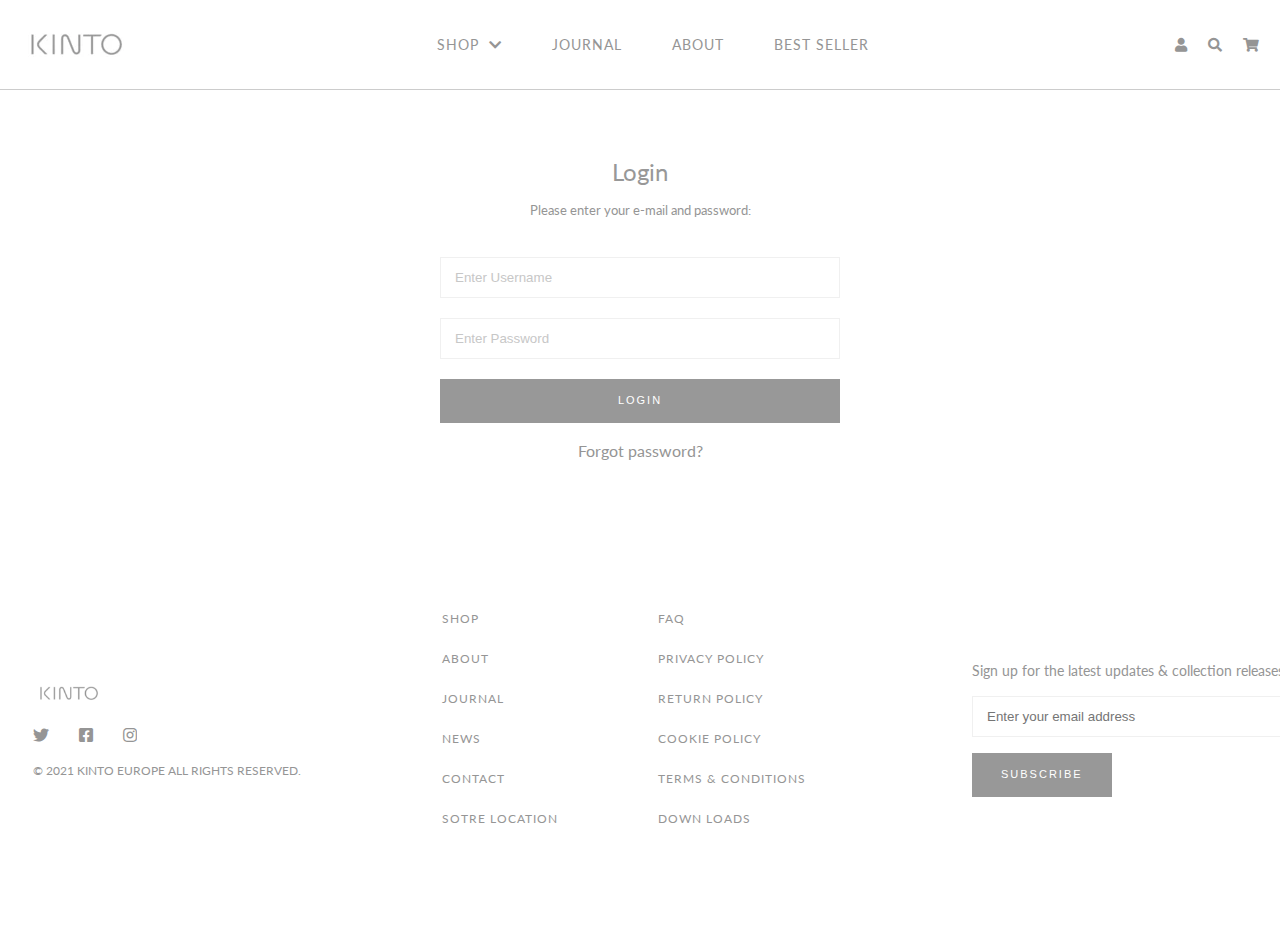
<file: login.html>
<!DOCTYPE html>
<html lang="en">
  <head>
    <meta charset="UTF-8" />
    <title>KINTO</title>
    <meta
      name="viewport"
      content="width=device-width, initial-scale=1, maximum-scale=1, minimum-scale=1, user-scalable=no"
    />
    <meta
      name="description"
      content="Valuing usability and aesthetics to create products that stand by you in your everyday life."
    />
    <link
      rel="stylesheet"
      href="https://cdnjs.cloudflare.com/ajax/libs/font-awesome/5.15.3/css/all.min.css"
    />
    <link rel="stylesheet" href="./css/initial.min.css" />
    <link rel="stylesheet" href="./css/animate.css" />
    <link rel="stylesheet" href="./css/style.css" />
    <script type="text/javascript" src="./js/jquery_3.5.1.js"></script>
    <script type="text/javascript" src="./js/timeline_tab.js"></script>
    <script type="text/javascript" src="./js/main.js" defer></script>
    <script type="text/javascript" src="./js/wow.min.js"></script>
  </head>
  <body>
    <!-- wrap start-->
    <div id="wrap">
      <header id="header">
        <div class="inner">
          <div id="gnb_btn">
            <i class="fas fa-bars fa-2x"></i>
          </div>
          <div id="logo">
            <h1>
              <a href="index.html"
                ><img src="./img/logo.png" alt="main-logo"
              /></a>
            </h1>
          </div>
          <ul id="gnb">
            <!-- dropdown start -->
            <li class="dropdown">
              <a href="shop.html"
                >shop&nbsp <i class="fas fa-chevron-down"></i
              ></a>
              <div class="submenu_container">
                <ul class="submenu">
                  <li><a href="shop.html">drinkware</a></li>
                  <li><a href="shop.html">teaware</a></li>
                  <li><a href="shop.html">coffeeware</a></li>
                  <li><a href="shop.html">glasses</a></li>
                  <li><a href="shop.html">mugs & cups</a></li>
                  <li><a href="shop.html">tumbler & bottles</a></li>
                  <li><a href="shop.html">kettles</a></li>
                </ul>
                <ul class="submenu">
                  <li><a href="shop.html">tableware</a></li>
                  <li><a href="shop.html">plate</a></li>
                  <li><a href="shop.html">bowls</a></li>
                  <li><a href="shop.html">cutlery</a></li>
                </ul>
                <ul class="submenu">
                  <li><a href="shop.html">kitchenware</a></li>
                  <li><a href="shop.html">canisters</a></li>
                  <li><a href="shop.html">trays & coasters</a></li>
                  <li><a href="shop.html">cookware</a></li>
                </ul>
                <ul class="submenu">
                  <li><a href="shop.html">interior</a></li>
                  <li><a href="shop.html">flower vases</a></li>
                  <li><a href="shop.html">outdoor</a></li>
                </ul>
              </div>
            </li>
            <!-- dropdown end -->
            <li><a href="journal.html">journal</a></li>
            <li><a href="about.html">about</a></li>
            <li><a href="#second">best seller</a></li>
          </ul>
          <ul id="login_menu">
            <li>
              <a href="login.html"><i class="fas fa-user"></i></a>
            </li>
            <li>
              <a href="login.html"><i class="fas fa-search"></i></a>
            </li>
            <li>
              <a href="login.html" class="cart"
                ><i class="fas fa-shopping-cart"></i>
              </a>
            </li>
          </ul>
        </div>
      </header>
      <!--header end-->
    </div>
    <!--warp end -->
    <!-- login start -->
    <div id="login_container">
      <div class="login_text_container">
        <h2>Login</h2>
        <p>Please enter your e-mail and password:</p>
      </div>
      <input type="text" placeholder="Enter Username" name="uname" required />
      <input type="password" placeholder="Enter Password" name="psw" required />
      <button type="submit" onclick="alert('thank you for login')">
        Login
      </button>
      <div class="psw_text_container">
        <span class="psw">Forgot <a href="#">password?</a></span>
      </div>
    </div>
    <!-- login end -->
    <!--footer start-->
    <footer id="footer">
      <div class="inner">
        <div class="f_left">
          <div class="f_box logo">
            <a href="index.html"
              ><img src="./img/f_logo.png" alt="footer_logo"
            /></a>
          </div>
          <ul>
            <li>
              <a href="#"><i class="fab fa-twitter"></i></a>
            </li>
            <li>
              <a href="#"><i class="fab fa-facebook-square"></i></a>
            </li>
            <li>
              <a href="#"><i class="fab fa-instagram"></i></a>
            </li>
          </ul>
          <div class="copyright">
            <p>© 2021 KINTO EUROPE ALL RIGHTS RESERVED.</p>
          </div>
        </div>
        <div class="f_box">
          <div class="f_center">
            <ul>
              <li><a href="#">SHOP</a></li>
              <li><a href="#">ABOUT</a></li>
              <li><a href="#">JOURNAL</a></li>
              <li><a href="#">NEWS</a></li>
              <li><a href="#">CONTACT</a></li>
              <li><a href="#">SOTRE LOCATION</a></li>
            </ul>
          </div>
          <ul>
            <li><a href="#">FAQ</a></li>
            <li><a href="#">PRIVACY POLICY</a></li>
            <li><a href="#">RETURN POLICY</a></li>
            <li><a href="#">COOKIE POLICY</a></li>
            <li><a href="#">TERMS & CONDITIONS</a></li>
            <li><a href="#">DOWN LOADS</a></li>
          </ul>
        </div>
        <div class="f_right">
          <p>Sign up for the latest updates & collection releases.</p>
          <form action="email_form">
            <input
              type="email"
              name="email"
              class="form_input"
              placeholder="Enter your email address"
            /><br />
            <input
              type="button"
              class="form_submit"
              value="SUBSCRIBE"
              onclick="alert('Thank you for submit your address.')"
            />
          </form>
        </div>
      </div>
    </footer>
    <!--footer end-->
  </body>
</html>
</file>
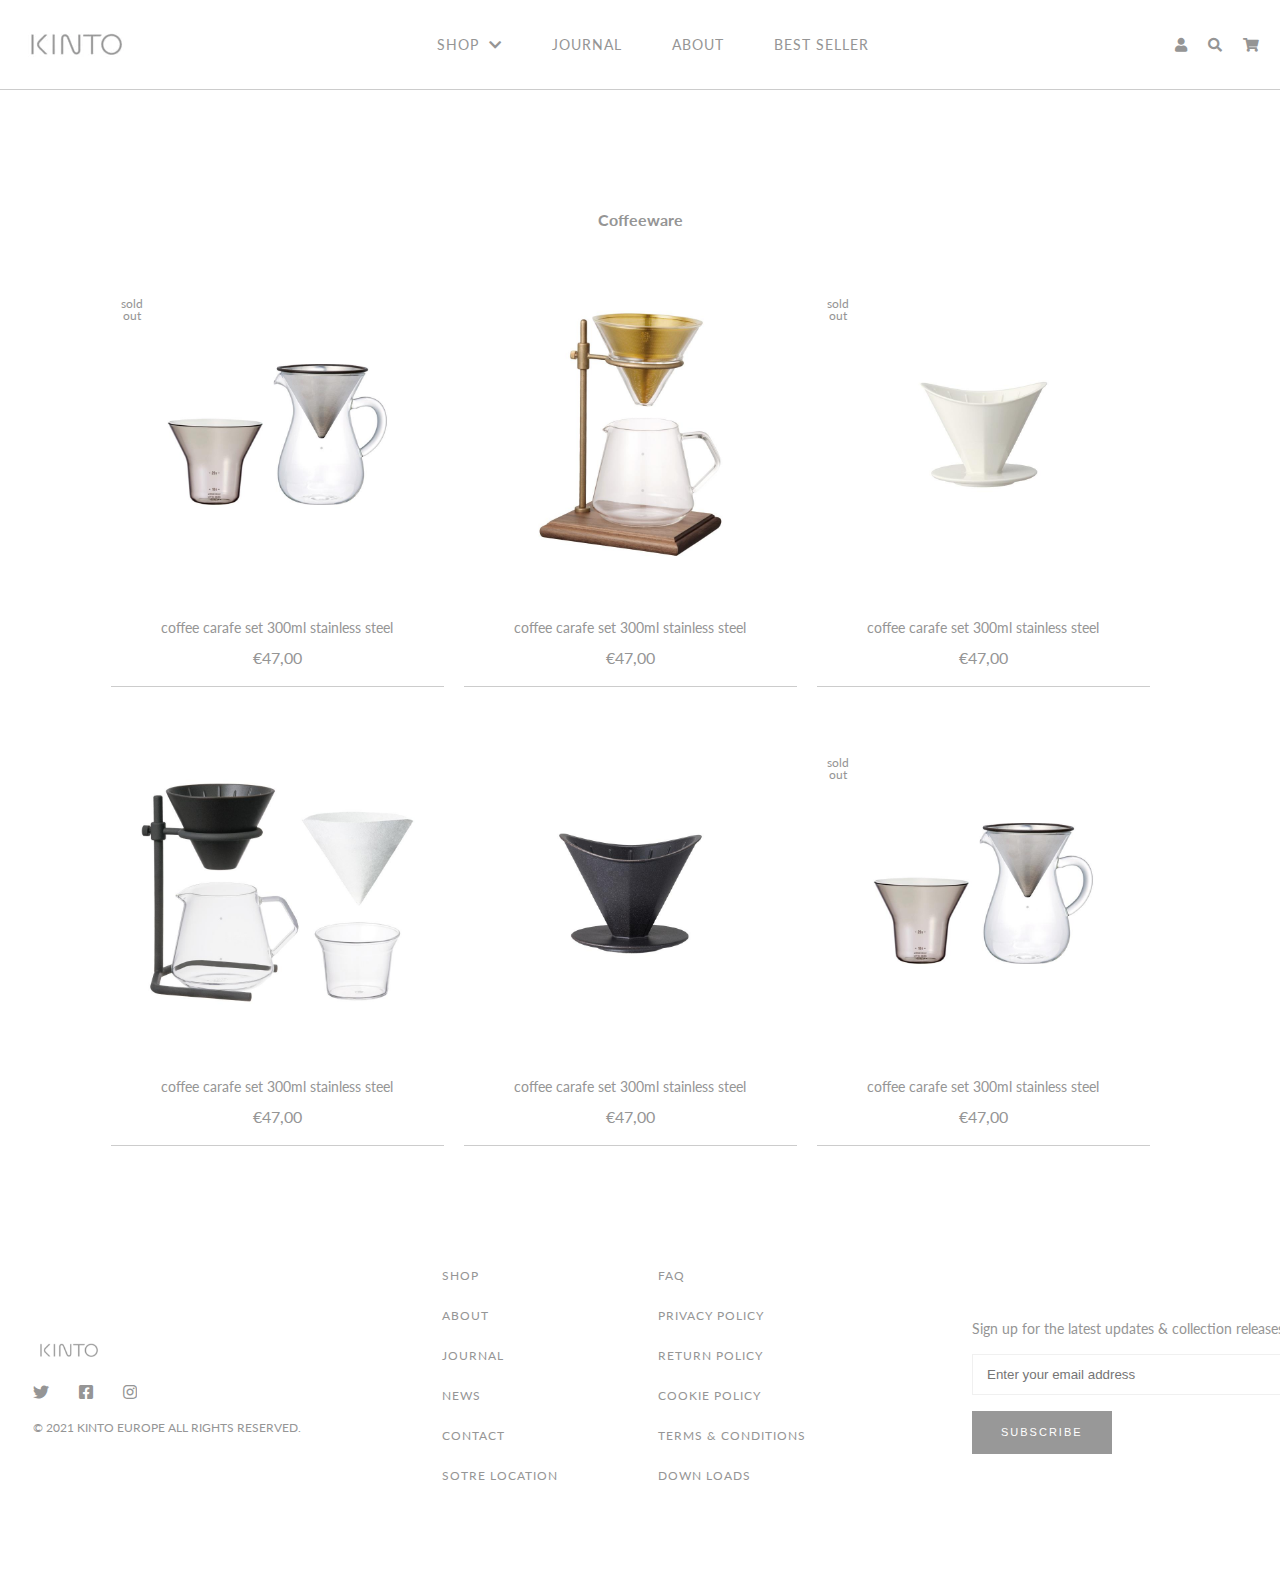
<file: shop.html>
<!DOCTYPE html>
<html lang="en">
  <head>
    <meta charset="UTF-8" />
    <title>KINTO</title>
    <meta
      name="viewport"
      content="width=device-width, initial-scale=1, maximum-scale=1, minimum-scale=1, user-scalable=no"
    />
    <meta
      name="description"
      content="Valuing usability and aesthetics to create products that stand by you in your everyday life."
    />
    <link
      rel="stylesheet"
      href="https://cdnjs.cloudflare.com/ajax/libs/font-awesome/5.15.3/css/all.min.css"
    />
    <link rel="stylesheet" href="./css/initial.min.css" />
    <link rel="stylesheet" href="./css/animate.css" />
    <link rel="stylesheet" href="./css/style.css" />
    <script type="text/javascript" src="./js/jquery_3.5.1.js"></script>
    <script type="text/javascript" src="./js/timeline_tab.js"></script>
    <script type="text/javascript" src="./js/main.js" defer></script>
    <script type="text/javascript" src="./js/wow.min.js"></script>
  </head>
  <body>
    <!-- wrap start-->
    <div id="wrap">
      <header id="header">
        <div class="inner">
          <div id="gnb_btn">
            <i class="fas fa-bars fa-2x"></i>
          </div>
          <div id="logo">
            <h1>
              <a href="index.html"
                ><img src="./img/logo.png" alt="main-logo"
              /></a>
            </h1>
          </div>
          <ul id="gnb">
            <!-- dropdown start -->
            <li class="dropdown">
              <a href="shop.html"
                >shop&nbsp <i class="fas fa-chevron-down"></i
              ></a>
              <div class="submenu_container">
                <ul class="submenu">
                  <li><a href="shop.html">drinkware</a></li>
                  <li><a href="shop.html">teaware</a></li>
                  <li><a href="shop.html">coffeeware</a></li>
                  <li><a href="shop.html">glasses</a></li>
                  <li><a href="shop.html">mugs & cups</a></li>
                  <li><a href="shop.html">tumbler & bottles</a></li>
                  <li><a href="shop.html">kettles</a></li>
                </ul>
                <ul class="submenu">
                  <li><a href="shop.html">tableware</a></li>
                  <li><a href="shop.html">plate</a></li>
                  <li><a href="shop.html">bowls</a></li>
                  <li><a href="shop.html">cutlery</a></li>
                </ul>
                <ul class="submenu">
                  <li><a href="shop.html">kitchenware</a></li>
                  <li><a href="shop.html">canisters</a></li>
                  <li><a href="shop.html">trays & coasters</a></li>
                  <li><a href="shop.html">cookware</a></li>
                </ul>
                <ul class="submenu">
                  <li><a href="shop.html">interior</a></li>
                  <li><a href="shop.html">flower vases</a></li>
                  <li><a href="shop.html">outdoor</a></li>
                </ul>
              </div>
            </li>
            <!-- dropdown end -->
            <li><a href="journal.html">journal</a></li>
            <li><a href="about.html">about</a></li>
            <li><a href="index.html#second">best seller</a></li>
          </ul>
          <ul id="login_menu">
            <li>
              <a href="login.html"><i class="fas fa-user"></i></a>
            </li>
            <li>
              <a href="login.html"><i class="fas fa-search"></i></a>
            </li>
            <li>
              <a href="login.html" class="cart"
                ><i class="fas fa-shopping-cart"></i>
              </a>
            </li>
          </ul>
        </div>
      </header>
      <!--header end-->
    </div>
    <!--warp end -->

    <section id="shop" class="section">
      <div class="shop_container">

        <div class="shop_container_title">
          <h1>Shop</h1>
          <h3>Coffeeware</h3>
        </div>

        <div class="shop_items">
        <div class="shop_item">
          <div class="sold_out">
          <span>sold<br>out
          </span>
        </div>
          <a href="login.html" class="shop_item_img">
            <img src="./img/shop/item1.jpg" class="shop_item_thumb">
          </a>
          <div class="item_description">
            <h3>coffee carafe set 300ml stainless steel</h3>
            <span>€47,00</span>
          </div>
        </div>


        <div class="shop_item">
          <a href="login.html" class="shop_item_img">
            <img src="./img/shop/item2.jpg" class="shop_item_thumb">
          </a>
          <div class="item_description">
            <h3>coffee carafe set 300ml stainless steel</h3>
            <span>€47,00</span>
          </div>
        </div>



        <div class="shop_item">
          <div class="sold_out">
            <span>sold<br>out
            </span>
          </div>
          <a href="login.html" class="shop_item_img">
            <img src="./img/shop/item3.jpg" class="shop_item_thumb">
          </a>
          <div class="item_description">
            <h3>coffee carafe set 300ml stainless steel</h3>
            <span>€47,00</span>
          </div>
        </div>



        <div class="shop_item">
          <a href="login.html" class="shop_item_img">
            <img src="./img/shop/item4.jpg" class="shop_item_thumb">
          </a>
          <div class="item_description">
            <h3>coffee carafe set 300ml stainless steel</h3>
            <span>€47,00</span>
          </div>
        </div>



        <div class="shop_item">
          <a href="login.html" class="shop_item_img">
            <img src="./img/shop/item5.jpg" class="shop_item_thumb">
          </a>
          <div class="item_description">
            <h3>coffee carafe set 300ml stainless steel</h3>
            <span>€47,00</span>
          </div>
        </div>


 
        <div class="shop_item">
          <div class="sold_out">
            <span>sold<br>out
            </span>
          </div>
          <a href="login.html" class="shop_item_img">
            <img src="./img/shop/item1.jpg" class="shop_item_thumb">
          </a>
          <div class="item_description">
            <h3>coffee carafe set 300ml stainless steel</h3>
            <span>€47,00</span>
          </div>
        </div>

    </div>
    </section>

    <!--footer start-->
    <footer id="footer">
      <div class="inner">
        <div class="f_left">
          <div class="f_box logo">
            <a href="index.html"
              ><img src="./img/f_logo.png" alt="footer_logo"
            /></a>
          </div>
          <ul>
            <li>
              <a href="#"><i class="fab fa-twitter"></i></a>
            </li>
            <li>
              <a href="#"><i class="fab fa-facebook-square"></i></a>
            </li>
            <li>
              <a href="#"><i class="fab fa-instagram"></i></a>
            </li>
          </ul>
          <div class="copyright">
            <p>© 2021 KINTO EUROPE ALL RIGHTS RESERVED.</p>
          </div>
        </div>
        <div class="f_box">
          <div class="f_center">
            <ul>
              <li><a href="#">SHOP</a></li>
              <li><a href="#">ABOUT</a></li>
              <li><a href="#">JOURNAL</a></li>
              <li><a href="#">NEWS</a></li>
              <li><a href="#">CONTACT</a></li>
              <li><a href="#">SOTRE LOCATION</a></li>
            </ul>
          </div>
          <ul>
            <li><a href="#">FAQ</a></li>
            <li><a href="#">PRIVACY POLICY</a></li>
            <li><a href="#">RETURN POLICY</a></li>
            <li><a href="#">COOKIE POLICY</a></li>
            <li><a href="#">TERMS & CONDITIONS</a></li>
            <li><a href="#">DOWN LOADS</a></li>
          </ul>
        </div>
        <div class="f_right">
          <p>Sign up for the latest updates & collection releases.</p>
          <form action="email_form">
            <input
              type="email"
              name="email"
              class="form_input"
              placeholder="Enter your email address"
            /><br />
            <input
              type="button"
              class="form_submit"
              value="SUBSCRIBE"
              onclick="alert('Thank you for submit your address.')"
            />
          </form>
        </div>
      </div>
    </footer>
    <!--footer end-->
  </body>
</html>
</file>
<file: css/style.css>
@charset "utf-8";
@import url("https://fonts.googleapis.com/css2?family=Titillium+Web:wght@200;300;400;600&display=swap");
@import url("https://fonts.googleapis.com/css2?family=Lato:ital,wght@0,300;0,400;0,700;1,400&display=swap");

html,
body {
  height: 100%;
}

body {
  font-family: "Lato", sans-serif;
  color: #959595;
}

ul,
li {
  list-style: none;
}

a {
  color: #959595;
  text-decoration: none;
}

h1,
h2,
h3,
h4,
h5,
h6 {
  line-height: 1;
}

input:focus {
  outline: none;
}

button {
  background: inherit;
  border: none;
  box-shadow: none;
  border-radius: 0;
  padding: 0;
  overflow: visible;
  cursor: pointer;
}

.top a {
  color: white;
  position: fixed;
  width: 40px;
  height: 40px;
  line-height: 40px;
  background: #959595;
  border-radius: 50%;
  bottom: 5%;
  right: 2%;
  text-align: center;
  font-size: 12px;
  border: 1px solid #959595;
  z-index: 1;
}

/*gnb 영역*/
#wrap {
  border-bottom: 1px solid rgba(0, 0, 0, 0.2);
  box-sizing: border-box;
  height: 90px;
  width: 100%;
  background: #fff;
  position: sticky;
  position: -webkit-sticky;
  top: 0;
  z-index: 100;
}

/* header */
#header {
  margin: 0 auto;
  max-width: 1320px;
  height: 90px;
}

#header .inner #logo h1 a {
  display: block;
  animation: TextMoveAni 1s both;
}

#header .inner {
  min-width: 710px;
  height: 90px;
  display: flex;
  justify-content: space-between;
  font-size: 14px;
  align-items: center;
  padding: 0 20px;
}

#gnb_btn {
  display: none;
}

div.submenu_container {
  display: flex;
}

#header .inner > ul {
  height: 100%;
}

#header .inner > ul > li {
  height: 100%;
  line-height: 90px;
  font-size: 14px;
  float: left;
  text-transform: uppercase;
  letter-spacing: 1px;
}

#header .inner > ul > li > a {
  display: inline-block;
}

#header .inner > ul > li > a:hover {
  color: #333333;
  transition: color 0.45s cubic-bezier(0.785, 0.135, 0.15, 0.86),
    border 0.45s cubic-bezier(0.785, 0.135, 0.15, 0.86);
}

#header .inner > ul > li > a:hover span.count {
  color: #fff;
  background: #333333;
  transition: background 0.45s cubic-bezier(0.785, 0.135, 0.15, 0.86),
    border 0.45s cubic-bezier(0.785, 0.135, 0.15, 0.86);
}

#header .inner > ul#gnb {
  display: inline-block;
}

#header .inner > ul#gnb > li {
  margin-right: 50px;
}

#header .inner > ul#gnb > li:last-child {
  margin-right: 0;
}

#header .inner > ul#login_menu > li {
  padding-right: 20px;
}

/* #login_menu li .cart {
  position: relative;
} */
#login_menu li span.count {
  font-size: 6px;
  display: inline-block;
  width: 12px;
  height: 12px;
  line-height: 13px;
  text-align: center;
  border-radius: 100%;
  background-color: #959595;
  color: #fff;
  margin-left: 2px;
  padding-bottom: 1px;
  position: absolute;
  top: 29px;
}

#header .inner > ul#login_menu > li:last-child,
#header .inner > ul#gnb > li:last-child {
  padding-right: 0;
}

/* 드롭다운 메뉴 */
.dropdown {
  display: inline-block;
}

.submenu_container {
  width: 1330px;
  height: 360px;
  background-color: rgba(255, 255, 255, 0.8);
  position: absolute;
  top: 90px;
  left: 50%;
  transform: translate(-50%);
  padding: 30px 190px;
  display: flex;
  justify-content: center;
  display: none;
}

.dropdown:hover > .submenu_container {
  display: flex;
}

.submenu_container:hover {
  display: flex;
}

.submenu {
  height: 400px;
  display: flex;
  flex-direction: column;
  margin-right: 40px;
}

.submenu > li {
  margin: 0;
}

li.dropdown > .submenu_container {
  display: none;
  z-index: 100;
}

li.dropdown:hover > .submenu_container {
  display: flex;
}

.submenu > li > a {
  display: block;
  padding-top: 20px;
  line-height: 20px;
  color: #959595;
  letter-spacing: 1px;
  font-size: 14px;
  text-transform: uppercase;
}

.submenu > li > a:hover {
  color: #333333;
  transition: color 0.45s cubic-bezier(0.785, 0.135, 0.15, 0.86),
    border 0.45s cubic-bezier(0.785, 0.135, 0.15, 0.86);
}

.submenu_container > .submenu > li:first-child > a {
  font-weight: bold;
  border-bottom: 1px solid #b7b7b7;
  padding-bottom: 20px;
}

/* 메인배너 영역 */
#mainbanner {
  background-image: url("../img/main_banner/main_banner_1.jpg");
  background-repeat: no-repeat;
  background-position: center;
  background-size: cover;
  min-width: 710px;
}

#mainbanner .inner {
  position: relative;
  width: 100%;
  height: 100vh;
  margin: 0 auto;
}

#mainbanner .main_text {
  position: absolute;
  text-align: center;
  width: 100%;
  top: 87%;
  transform: translateY(-50%);
  display: flex;
  flex-direction: column;
  align-items: center;
  justify-content: center;
}

@keyframes TextMoveAni {
  0% {
    transform: translateY(-20%);
    opacity: 0;
  }
  100% {
    transform: translateY(0%);
    opacity: 1;
  }
}

/* 메인배너 메인타이틀 */
#mainbanner .maintitle {
  font-size: 25px;
  line-height: 25px;
  color: #fff;
  display: inline-block;
  font-family: "Lato", sans-serif;
  margin-bottom: 10px;
  animation: TextMoveAni 1s both;
  opacity: 0;
}

/* 메인배너 서브타이틀 */
.common_btn {
  position: relative;
  display: inline-block;
  padding: 14px 28px;
  line-height: normal;
  border: 1px solid rgba(255, 255, 255, 0.6);
  color: #fff;
  font-size: 11px;
  font-weight: 300;
  text-align: center;
  letter-spacing: 2px;
  line-height: 1.27;
  font-weight: 400;
  font-style: normal;
  background-color: transparent;
  transition: color 0.45s cubic-bezier(0.785, 0.135, 0.15, 0.86),
    border 0.45s cubic-bezier(0.785, 0.135, 0.15, 0.86);
  -webkit-tap-highlight-color: initial;
}

.common_btn:hover {
  color: #666;
  background-color: rgba(255, 255, 255, 0.8);
}

/* section */
#container section {
  min-width: 1320px;
}

/* section 공통 */
#container section .inner {
  width: 1320px;
  min-height: 650px;
  margin: 0 auto;
  text-align: center;
}

#container section .inner h2 {
  font-size: 45px;
  line-height: 52px;
  font-weight: 400;
  color: #959595;
  animation: TextMoveAni 1s both;
  opacity: 0;
}

#container section .inner .subtitle {
  margin-top: 35px;
  margin-bottom: 5px;
  font-size: 14px;
  line-height: 22px;
  color: #959595;
}

/* section > inner */
#container section:nth-of-type(1) .inner {
  min-height: 485px;
  padding: 150px 0;
}

#container section:nth-of-type(2) .inner {
  padding-top: 140px;
  min-height: 510px;
}

#container section:nth-child(odd) {
  background: #f2f2f2;
}

#container section .inner .box_wrap {
  overflow: hidden;
}

#container section .inner .box_wrap li {
  float: left;
  padding: 0 20px;
  width: calc(33% - 40px);
}

#container section .inner .box_wrap li .items {
  padding-top: 45px;
  min-height: 180px;
}

#container section .inner .box_wrap li .items a {
  display: block;
  width: 380px;
  height: 220px;
}

#container section .inner .box_wrap li .items a div {
  height: 100%;
}

#container section .inner .box_wrap li .items h3 {
  font-size: 17px;
  line-height: 22px;
  width: 380px;
  margin-top: 25px;
  margin-bottom: 25px;
  height: 33px;
  letter-spacing: 0.4px;
}

#container section .inner .box_wrap li .items p {
  line-height: 22px;
  font-size: 15px;
}

#container section .inner .box_wrap li .items a div {
  width: 380px;
  height: 220px;
  background-repeat: no-repeat;
  background-position: center;
  background-size: cover;
}

#container section .inner .box_wrap li .items .img_1 {
  background-image: url(../img/journal/jounal_1.jpg);
}

#container section .inner .box_wrap li .items .img_2 {
  background-image: url(../img/journal/jounal_2.jpg);
}

#container section .inner .box_wrap li .items .img_3 {
  background-image: url(../img/journal/jounal_3.jpg);
}

#container #second .inner {
  padding-top: 100px;
}

#container section .inner .thumb_img_wrap {
  text-align: center;
}

#container section .inner .thumb_img_wrap ul {
  overflow: hidden;
  display: inline-block;
}

#container section .inner .thumb_img_wrap ul:nth-child(1) {
  margin-top: 0px;
}

#container section .inner .thumb_img_wrap ul:nth-child(2) {
  margin: -30px 0 30px;
}

#container section .inner .thumb_img_wrap ul li {
  display: inline-block;
  float: left;
  width: 25%;
  transition: 0.2s;
}

#container section .inner .thumb_img_wrap ul li:hover {
  opacity: 0.7;
  transform: scale(1.1);
}

#container section .inner .thumb_img_wrap ul li img {
  width: 100%;
}

/*  section style */
#container section .inner .box {
  float: left;
  width: 50%;
  min-height: 650px;
  text-align: center;
}

#container section .inner .box.img {
  background-size: cover;
}

#container section:nth-child(3) {
  background-image: url("../img/slider/slider_1.jpg");
  background-repeat: no-repeat;
  background-size: auto 70%;
  background-position: calc(50% - 300px) center;
}

#container section:nth-child(4) {
  background-color: #ffffff1b;
  background-image: url("../img/slider/slider_3.jpg");
  background-repeat: no-repeat;
  background-position: calc(50% + 300px) center;
  background-size: auto 70%;
}

#container section:nth-child(5) {
  background-color: #fff;
}

#container section:nth-child(5) .inner {
  background: url("../img/slider/slider_2.jpg");
  background-repeat: no-repeat;
  background-position: calc(50% - 300px) center;
  background-size: auto 70%;
}

#container section .inner .box .text_box {
  display: inline-block;
  text-align: left;
  margin-top: 325px;
}

#container section .inner .box .text_box .subtitle {
  width: 490px;
  height: 90px;
}

#container section .inner .box .text_box .common_btn {
  text-align: center;
}

#container section:nth-child(3) .inner .box .text_box .common_btn,
#container section:nth-child(4) .inner .box .text_box .common_btn,
#container section:nth-child(5) .inner .box .text_box .common_btn {
  background: transparent;
  color: #959595;
  border: 1px solid #959595;
}

#container section:nth-child(3) .inner .box .text_box .common_btn:hover,
#container section:nth-child(4) .inner .box .text_box .common_btn:hover,
#container section:nth-child(5) .inner .box .text_box .common_btn:hover {
  background-color: rgba(255, 255, 255, 0.6);
  transition: background-color 0.45s cubic-bezier(0.785, 0.135, 0.15, 0.86),
    border 0.45s cubic-bezier(0.785, 0.135, 0.15, 0.86);
}

/*slider gallery*/
#fifth {
  background: #f2f2f2;
  padding: 100px 0 150px 0;
}

#fifth h2 {
  font-size: 45px;
  line-height: 52px;
  font-weight: 400;
  color: #959595;
  text-align: center;
  padding-bottom: 80px;
}

.album_container {
  width: 1320px;
  margin: 0 auto;
}

.album {
  overflow: hidden;
  margin: auto;
  width: 1320px;
  height: 650px;
}

.images div {
  width: 1300px;
  height: 650px;
  background-repeat: no-repeat;
  background-position: center;
}

.images .img_1 {
  background-image: url(../img/gallery/gallery_1.jpg);
}

.images .img_2 {
  background-image: url(../img/gallery/gallery_2.jpg);
}

.images .img_3 {
  background-image: url(../img/gallery/gallery_9.jpeg);
}

.images .img_4 {
  background-image: url(../img/gallery/gallery_7.jpg);
}

.images {
  position: relative;
  display: flex;
  transition: all 0.3s ease 0s;
  float: left;
}

.slider_btn {
  position: relative;
  bottom: 325px;
  transform: translateY(-50%);
  cursor: pointer;
}

.slider_btn.next {
  right: 20px;
}

button.slider_btn,
button.slider_btn:active,
button.slider_btn:focus {
  width: 80px;
  height: 80px;
  border-radius: 100%;
  border: none;
  color: #fff;
  background-color: rgba(56, 56, 56, 33);
  outline: none;
  transition: all 0.1s ease-in-out;
}

.album_container button:hover {
  background-color: transparent;
  border: 1px solid #383838;
  color: #383838;
}

button:disabled {
  background-color: #959595;
}

.prev {
  float: left;
}

.next {
  float: right;
}

/*footer start*/
#footer {
  background-color: #fff;
  min-width: 1320px;
}

#footer .inner {
  display: flex;
  align-items: center;
  justify-content: space-around;
  position: relative;
  width: 1320px;
  height: 400px;
  box-sizing: border-box;
  margin: 0 auto;
}

#footer .inner .f_left ul {
  display: inline-block;
  overflow: hidden;
  color: #959595;
  margin: 20px 0;
}

#footer .inner .f_left ul li {
  float: left;
}

#footer .inner .f_left ul li a {
  margin-right: 30px;
}

#footer .inner .f_left ul li:last-child a {
  margin-right: 0;
}

#footer .inner .f_left .copyright {
  font-size: 12px;
}

#footer .inner .f_box {
  display: flex;
  justify-content: center;
  align-items: center;
}

#footer .inner .f_box:nth-of-type(2) {
  padding-left: 75px;
}

#footer .f_box.logo {
  width: 70px;
}

#footer .f_box.logo img {
  width: 100%;
}

#footer .inner .f_box ul {
  display: inline-block;
  margin-right: 100px;
}

#footer .inner .f_box ul li {
  height: 20px;
  margin-bottom: 20px;
}

#footer .inner .f_box ul li:last-child {
  margin-right: 0px;
}

#footer .inner .f_box ul li a {
  line-height: 20px;
  color: #959595;
  letter-spacing: 1px;
  font-size: 12px;
}

#footer .inner .f_box ul li a:hover {
  color: #999;
  text-decoration: underline;
}

#footer .inner .f_box .tel a:hover {
  color: #999;
}

#footer .f_right p {
  margin-bottom: 14px;
  font-size: 14px;
  line-height: 22px;
  color: #959595;
}

#footer form input.form_input {
  -webkit-appearance: none;
  display: block;
  padding: 12px 14px;
  border-radius: 0;
  border: 1px solid #f0f0f0;
  width: 100%;
  line-height: normal;
  resize: none;
  transition: border-color 0.1s ease-in-out;
  background: transparent;
}

#footer form input.form_submit {
  position: relative;
  display: inline-block;
  padding: 14px 28px;
  line-height: normal;
  border: 1px solid transparent;
  text-transform: uppercase;
  font-size: 11px;
  font-weight: 300;
  text-align: center;
  letter-spacing: 2px;
  line-height: 1.27;
  font-weight: 400;
  font-style: normal;
  background-color: transparent;
  transition: color 0.45s cubic-bezier(0.785, 0.135, 0.15, 0.86),
    border 0.45s cubic-bezier(0.785, 0.135, 0.15, 0.86);
  z-index: 1;
  -webkit-tap-highlight-color: initial;
  background-color: #989898;
  color: #fff;
  cursor: pointer;
}

#footer form input.form_submit:hover {
  opacity: 0.8;
}

/* video area start */
#player_container {
  min-width: 1320px;
  height: 800px;
  background: black;
  display: flex;
  align-items: center;
  justify-content: center;
}

/*subpage_journal start*/

.timeline_btn {
  display: flex;
  align-items: center;
  justify-content: center;
  padding: 40px 0 0 0;
}

.timeline_btn button {
  display: block;
  width: initial;
  height: initial;
  border-radius: 0;
  color: #959595;
  outline: none;
  transition: all 0.1s ease-in-out;
  background: none;
  cursor: pointer;
  margin: 20px 0;
  font-size: 12px;
  padding: 0 30px;
  border-right: 1px solid #c7c7c7;
  text-transform: uppercase;
  transition: 0.2s ease-in;
}

.timeline_btn button:first-child {
  border-left: 1px solid #c7c7c7;
}

.timeline_btn button.active {
  background-color: #787878;
  color: #fff;
  display: block;
}

#container #btn_tab .inner {
  padding: 80px 0 150px 0;
}

.box_wrap_container {
  display: none;
}

.box_wrap_container.active {
  display: block;
}

/* .box_wrap_container .img_1 {
  background-image: url(../img/journal/jounal_11.jpg);
} */

.box_wrap li .items .item_1 {
  background-image: url(../img/journal/jounal_1.jpg);
}

.box_wrap li .items .item_2 {
  background-image: url(../img/journal/jounal_2.jpg);
}

.box_wrap li .items .item_3 {
  background-image: url(../img/journal/jounal_3.jpg);
}

.box_wrap li .items .item_4 {
  background-image: url(../img/journal/jounal_4.jpg);
}

.box_wrap li .items .item_5 {
  background-image: url(../img/journal/jounal_5.jpg);
}

.box_wrap li .items .item_6 {
  background-image: url(../img/journal/jounal_6.jpg);
}

.box_wrap li .items .item_7 {
  background-image: url(../img/journal/jounal_7.jpg);
}

.box_wrap li .items .item_8 {
  background-image: url(../img/journal/jounal_8.jpg);
}

.box_wrap li .items .item_9 {
  background-image: url(../img/journal/jounal_9.jpg);
}

.box_wrap li .items .item_10 {
  background-image: url(../img/journal/jounal_10.jpg);
}

.box_wrap li .items .item_11 {
  background-image: url(../img/journal/jounal_11.jpg);
}

.box_wrap li .items .item_12 {
  background-image: url(../img/journal/jounal_12.jpg);
}

.box_wrap li .items .item_13 {
  background-image: url(../img/journal/jounal_13.jpg);
}

.box_wrap li .items .item_14 {
  background-image: url(../img/journal/jounal_14.jpg);
}

.box_wrap li .items .item_15 {
  background-image: url(../img/journal/jounal_15.jpg);
}

.box_wrap li .items .item_16 {
  background-image: url(../img/journal/jounal_16.jpg);
}

.box_wrap li .items .item_17 {
  background-image: url(../img/journal/jounal_17.jpg);
}

.box_wrap li .items .item_18 {
  background-image: url(../img/journal/jounal_18.jpg);
}

.box_wrap li .items .item_19 {
  background-image: url(../img/journal/jounal_19.jpg);
}

.box_wrap li .items .item_20 {
  background-image: url(../img/journal/jounal_20.jpg);
}

.box_wrap li .items .item_21 {
  background-image: url(../img/journal/jounal_21.jpg);
}

.box_wrap li .items .item_22 {
  background-image: url(../img/journal/jounal_22.jpg);
}

.box_wrap li .items .item_23 {
  background-image: url(../img/journal/jounal_23.jpg);
}

.box_wrap li .items .item_24 {
  background-image: url(../img/journal/jounal_24.jpg);
}

/*subpage_journal end*/

/*subpage_about start*/

#mainbanner.widget {
  background-image: url(../img/about/widget_img.jpg);
}

#mainbanner.widget .main_text {
  top: 50%;
  transform: translateY(-40%);
}

#mainbanner.widget .main_text .maintitle {
  line-height: 45px;
}

#about_template {
  margin-top: 50px;
  min-width: 85w0px;
}

#about_template .about_block {
  text-align: center;
  max-width: 860px;
  padding: 30px 50px;
  margin: 0 auto;
  border-bottom: 1px solid rgba(0, 0, 0, 0.2);
}

.about_template_maintitle {
  text-align: center;
  margin-bottom: 15px;
  font-size: 16px;
}

.about_template_text {
  letter-spacing: 1.4px;
  line-height: 2;
  font-size: 14px;
}

#about_template .about_block.img_section {
  display: flex;
  margin-top: 40px;
}
.about_block.img_section .about_template_text {
  padding: 0 24px 50px 0;
  text-align: left;
}

.about_block.img_section .about_template_text .about_template_maintitle {
  text-align: left;
}

#about_template .about_block.img_container_section {
  border-bottom: none;
}

.about_template_img img {
  width: 410px;
  height: 307px;
}

.img_container_section {
  display: flex;
  justify-content: center;
}

.about_block.img_section .about_template_text.right {
  padding: 10px 0px 50px 40px;
}

.about_block .common_btn {
  background-color: #989898;
  border: 1px solid transparent;
  margin: 30px 0;
}

.about_block .common_btn:hover {
  color: #fff;
  opacity: 0.8;
}

#about_template div:last-child {
  border: none;
}

#about_template + footer {
  border-top: 1px solid rgba(0, 0, 0, 0.2);
}
/*subpage_about end*/

/*subpage_login start*/

#login_container {
  width: 400px;
  margin-bottom: 80px;
  margin-top: 80px;
  display: flex;
  flex-direction: column;
  margin: 0 auto;
  padding: 70px 0;
}

.login_text_container {
  text-align: center;
}

.login_text_container h2 {
  font-weight: 400;
  font-style: normal;
  color: #989898;
  font-size: 24px;
  margin-bottom: 20px;
}

.login_text_container p {
  margin-bottom: 20px;
  font-size: 13px;
}

#login_container input {
  -webkit-appearance: none;
  display: block;
  padding: 12px 14px;
  border-radius: 0;
  border: 1px solid #f0f0f0;
  width: 100%;
  line-height: normal;
  transition: border-color 0.1s ease-in-out;
  background: transparent;
  margin-top: 20px;
  box-sizing: border-box;
}

#login_container input::placeholder {
  color: #c7c7c7;
}

#login_container button {
  margin: 20px 0;
  position: relative;
  display: inline-block;
  padding: 14px 28px;
  line-height: normal;
  border: 1px solid transparent;
  text-transform: uppercase;
  font-size: 11px;
  font-weight: 300;
  text-align: center;
  letter-spacing: 2px;
  line-height: 1.27;
  font-weight: 400;
  font-style: normal;
  background-color: transparent;
  transition: color 0.45s cubic-bezier(0.785, 0.135, 0.15, 0.86),
    border 0.45s cubic-bezier(0.785, 0.135, 0.15, 0.86);
  z-index: 1;
  -webkit-tap-highlight-color: initial;
  background-color: #989898;
  color: white;
  cursor: pointer;
  box-sizing: border-box;
}

#login_container button:hover {
  opacity: 0.8;
}

.psw_text_container {
  width: 100%;
  text-align: center;
}

/*subpage_shop start*/

.shop_container {
  max-width: 1330px;
  margin: 20px auto;
  text-align: center;
}

.shop_container_title {
  display: inline-block;
  margin: 40px 0 20px 0;
}

.shop_container_title h1 {
  display: inline-block;
  margin-bottom: 10px;
  font-size: 45px;
  line-height: 52px;
  font-weight: 400;
  color: #959595;
  animation: TextMoveAni 1s both;
  opacity: 0;
}

.shop_items {
  display: flex;
  justify-content: center;
  flex-wrap: wrap;
}

.shop_item {
  display: flex;
  flex-direction: column;
  justify-content: center;
  align-items: center;
  margin: 20px 0;
  margin-right: 20px;
  padding-bottom: 20px;
  border-bottom: 1px solid rgba(0, 0, 0, 0.2);
  position: relative;
}

.sold_out {
  position: absolute;
  left: 10px;
  top: 30px;
  font-size: 12px;
}

.shop_item_img {
  display: block;
  width: 333px;
  height: 333px;
}

.shop_item_img img {
  width: 100%;
  height: 100%;
}

.shop_item:nth-child(1) a img:hover {
  content: url(../img/shop/item1_2.jpg);
}

.shop_item:nth-child(2) a img:hover {
  content: url(../img/shop/item2_2.jpg);
}

.shop_item:nth-child(3) a img:hover {
  content: url(../img/shop/item3_2.jpg);
}
.shop_item:nth-child(4) a img:hover {
  content: url(../img/shop/item4_2.jpg);
}
.shop_item:nth-child(5) a img:hover {
  content: url(../img/shop/item5_2.jpg);
}
.shop_item:nth-child(6) a img:hover {
  content: url(../img/shop/item6_2.jpg);
}

.item_description {
  box-sizing: border-box;
  /* padding: 0 100px; */
  text-align: center;
  margin-top: 20px;
}

.item_description h3 {
  margin-bottom: 15px;
  font-size: 14px;
  font-weight: 400;
}
</file>
<file: css/initial.min.css>
abbr,address,article,aside,audio,b,blockquote,body,canvas,caption,cite,code,dd,del,details,dfn,div,dl,dt,em,fieldset,figcaption,figure,footer,form,h1,h2,h3,h4,h5,h6,header,hgroup,html,i,iframe,img,ins,kbd,label,legend,li,mark,menu,nav,object,ol,p,pre,q,samp,section,small,span,strong,sub,summary,sup,table,tbody,td,tfoot,th,thead,time,tr,ul,var,video{margin:0;padding:0;border:0;outline:0;font-size:100%;vertical-align:baseline;background:0 0}body{line-height:1}article,aside,details,figcaption,figure,footer,header,hgroup,menu,nav,section{display:block}nav ul{list-style:none}blockquote,q{quotes:none}blockquote:after,blockquote:before,q:after,q:before{content:'';content:none}a{margin:0;padding:0;font-size:100%;vertical-align:baseline;background:0 0;text-decoration:none}ins{background-color:#ff9;color:#000;text-decoration:none}mark{background-color:#ff9;color:#000;font-style:italic;font-weight:700}del{text-decoration:line-through}abbr[title],dfn[title]{border-bottom:1px dotted;cursor:help}table{border-collapse:collapse;border-spacing:0}hr{display:block;height:1px;border:0;border-top:1px solid #ccc;margin:1em 0;padding:0}input,select{vertical-align:middle}
</file>
